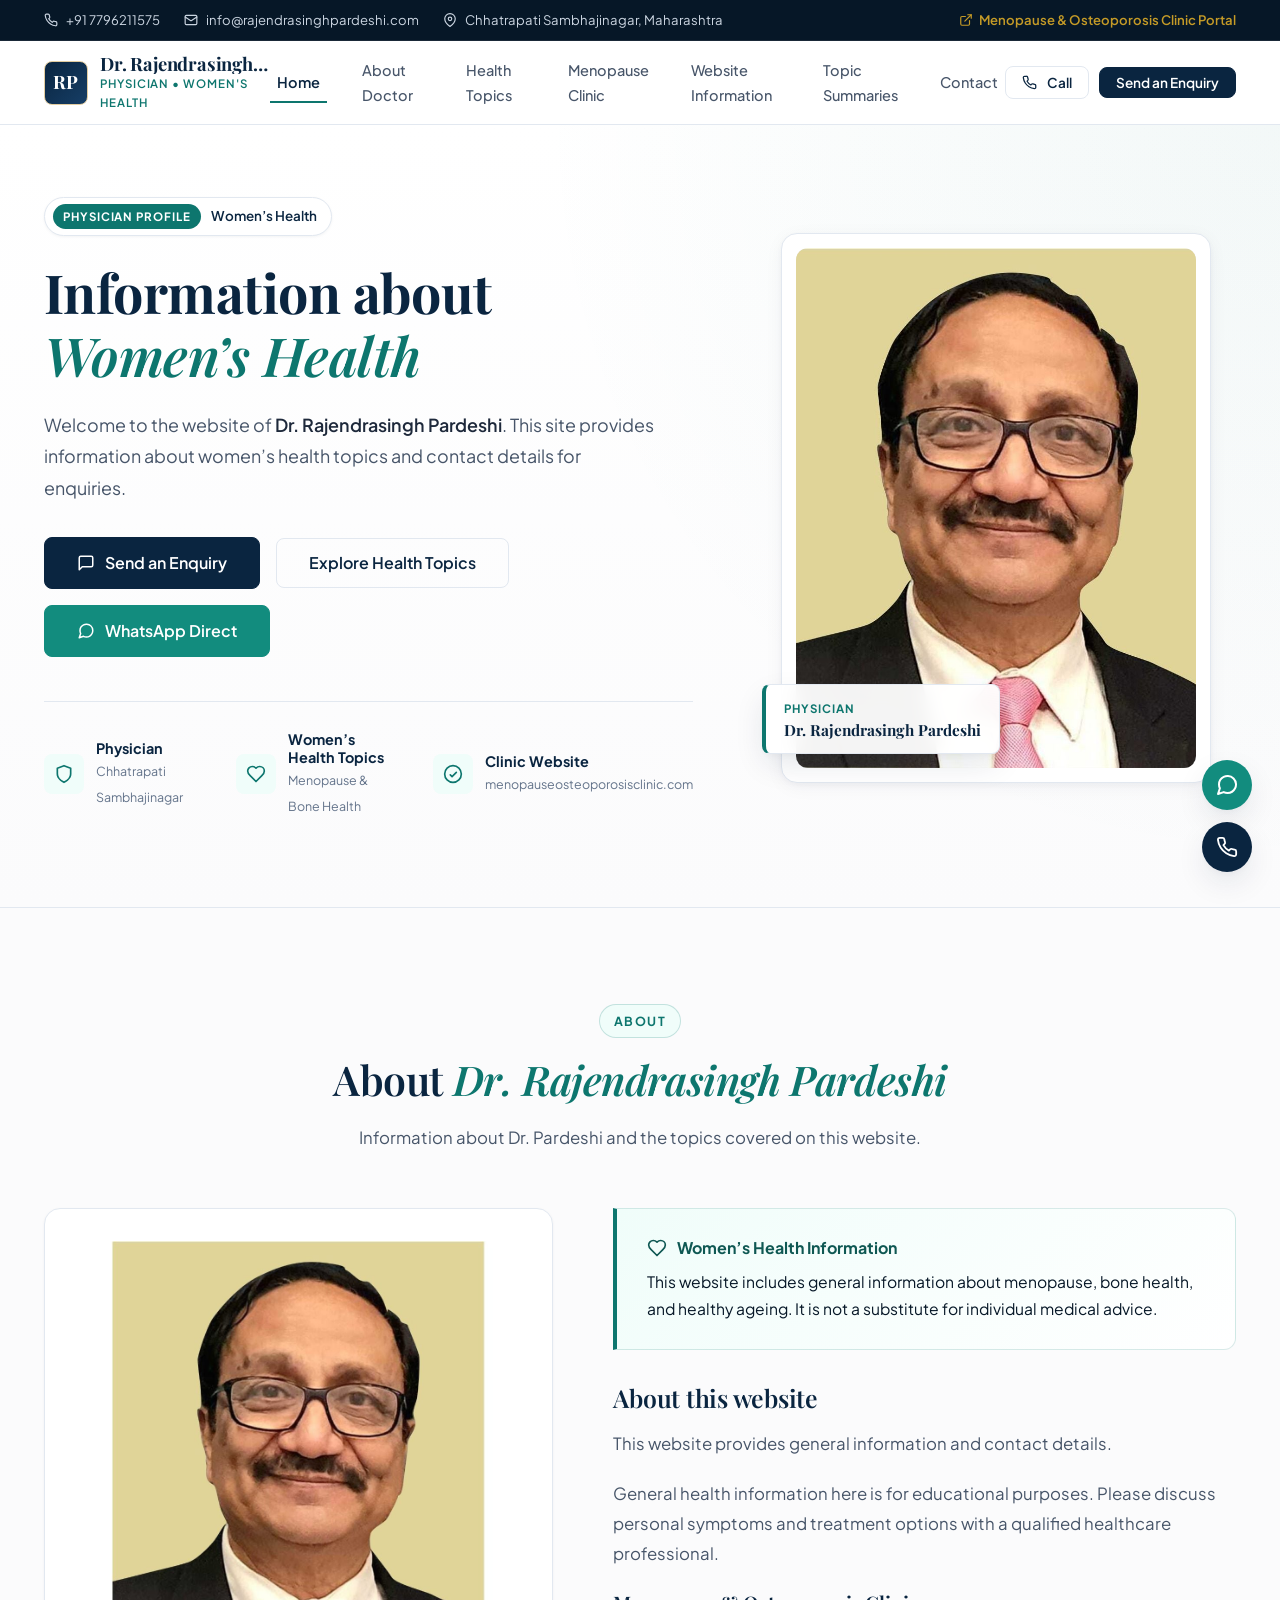
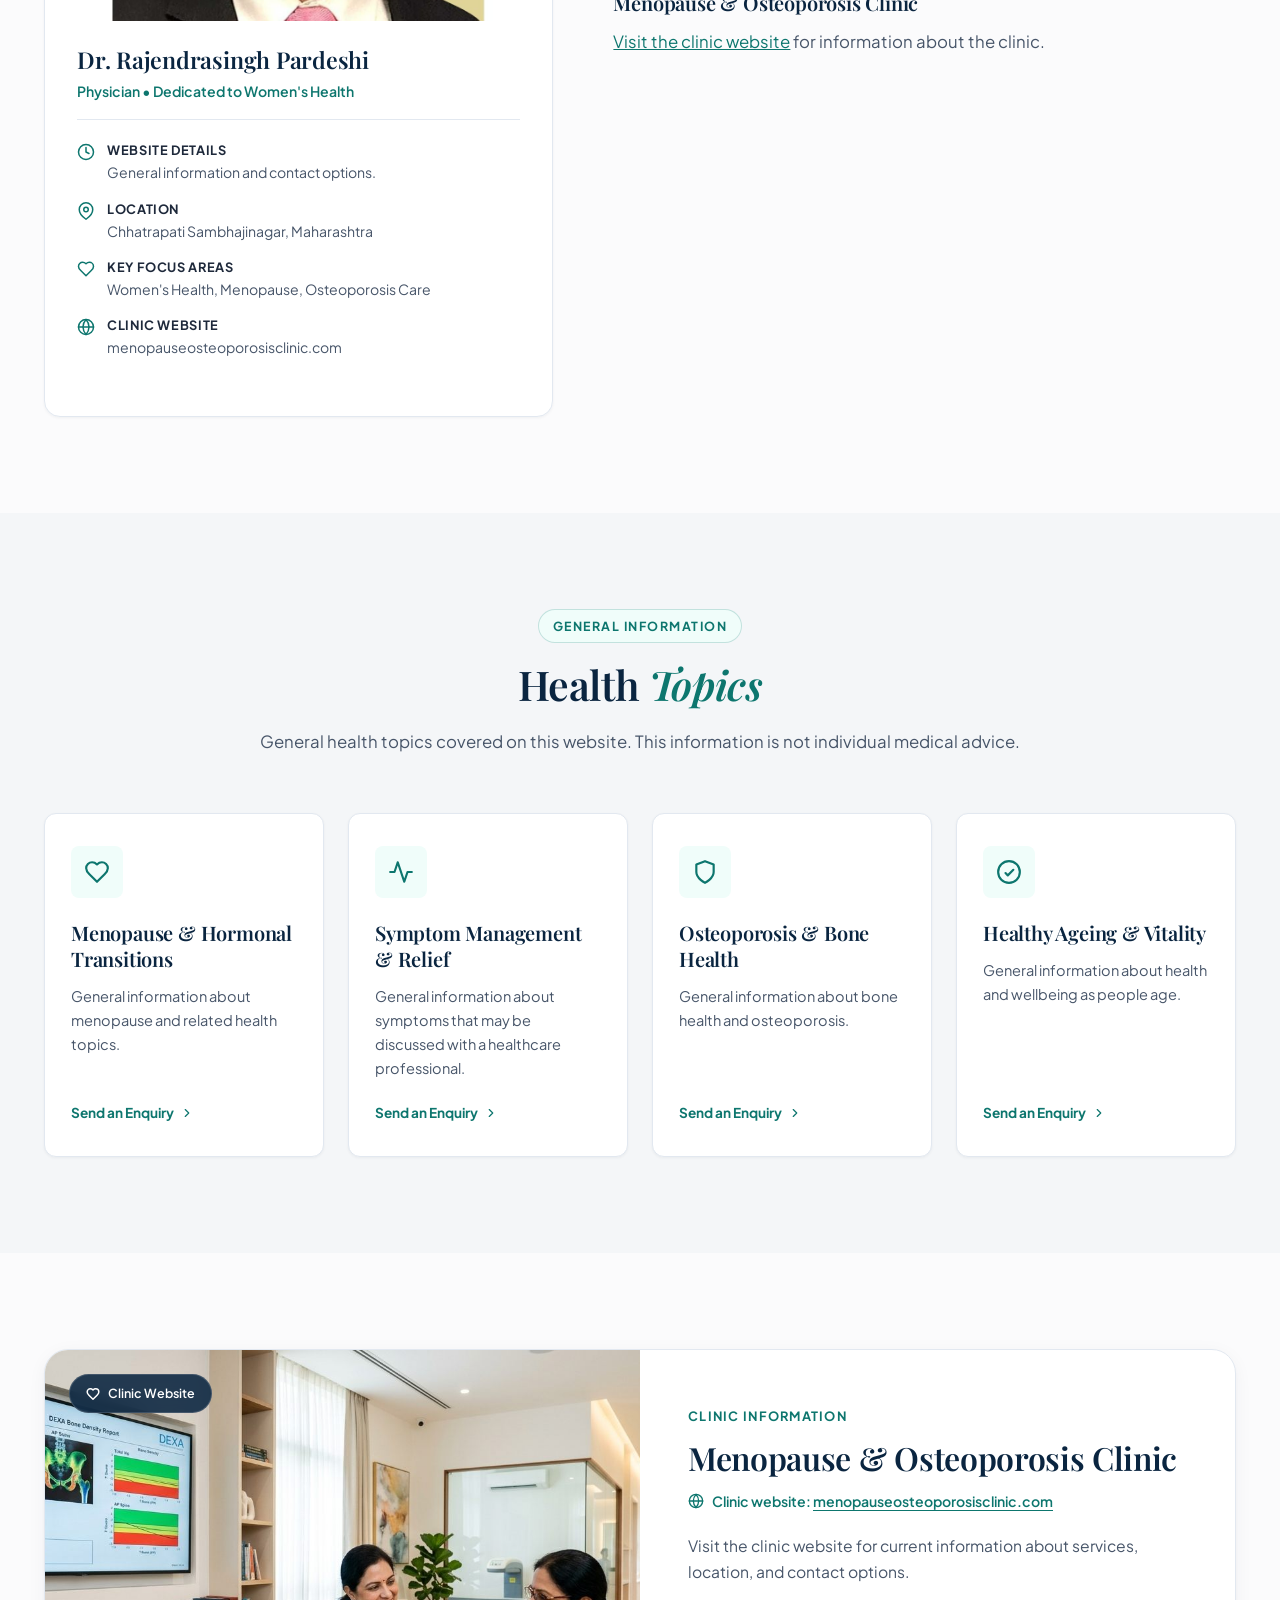
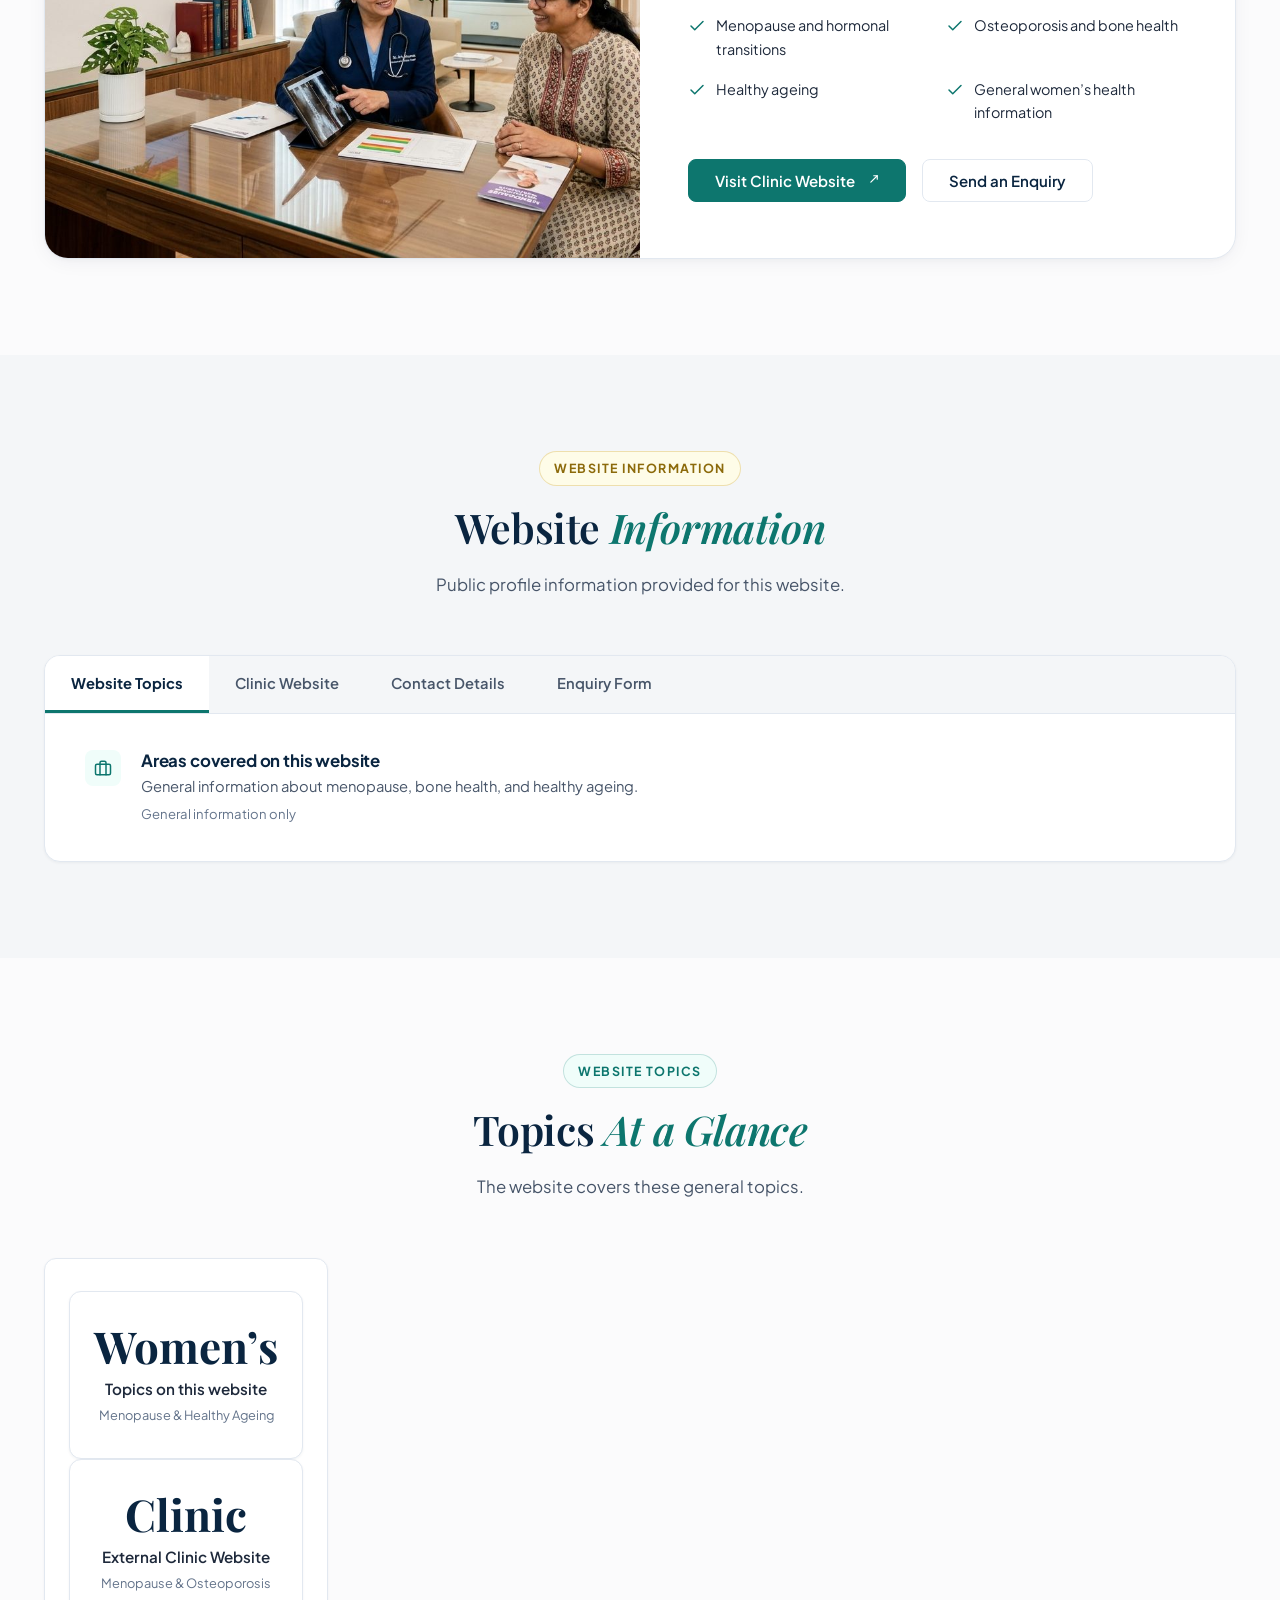
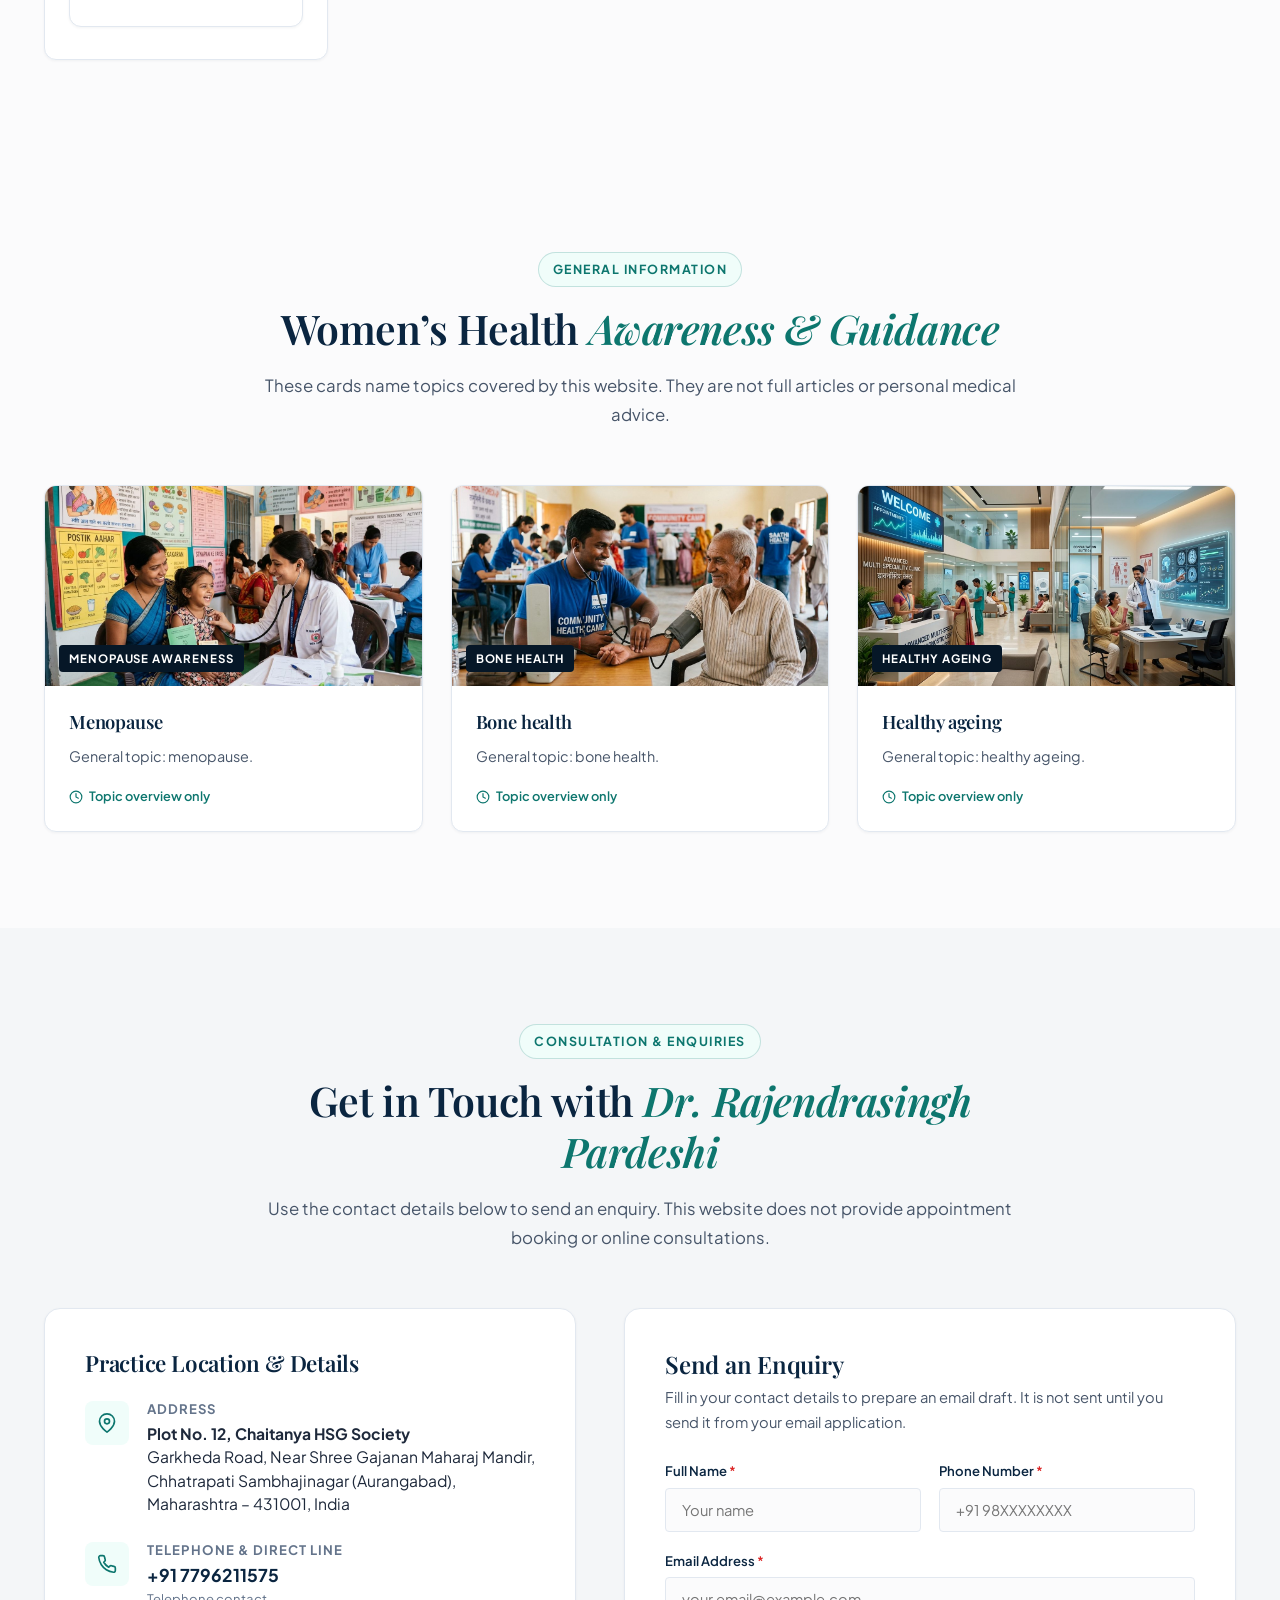
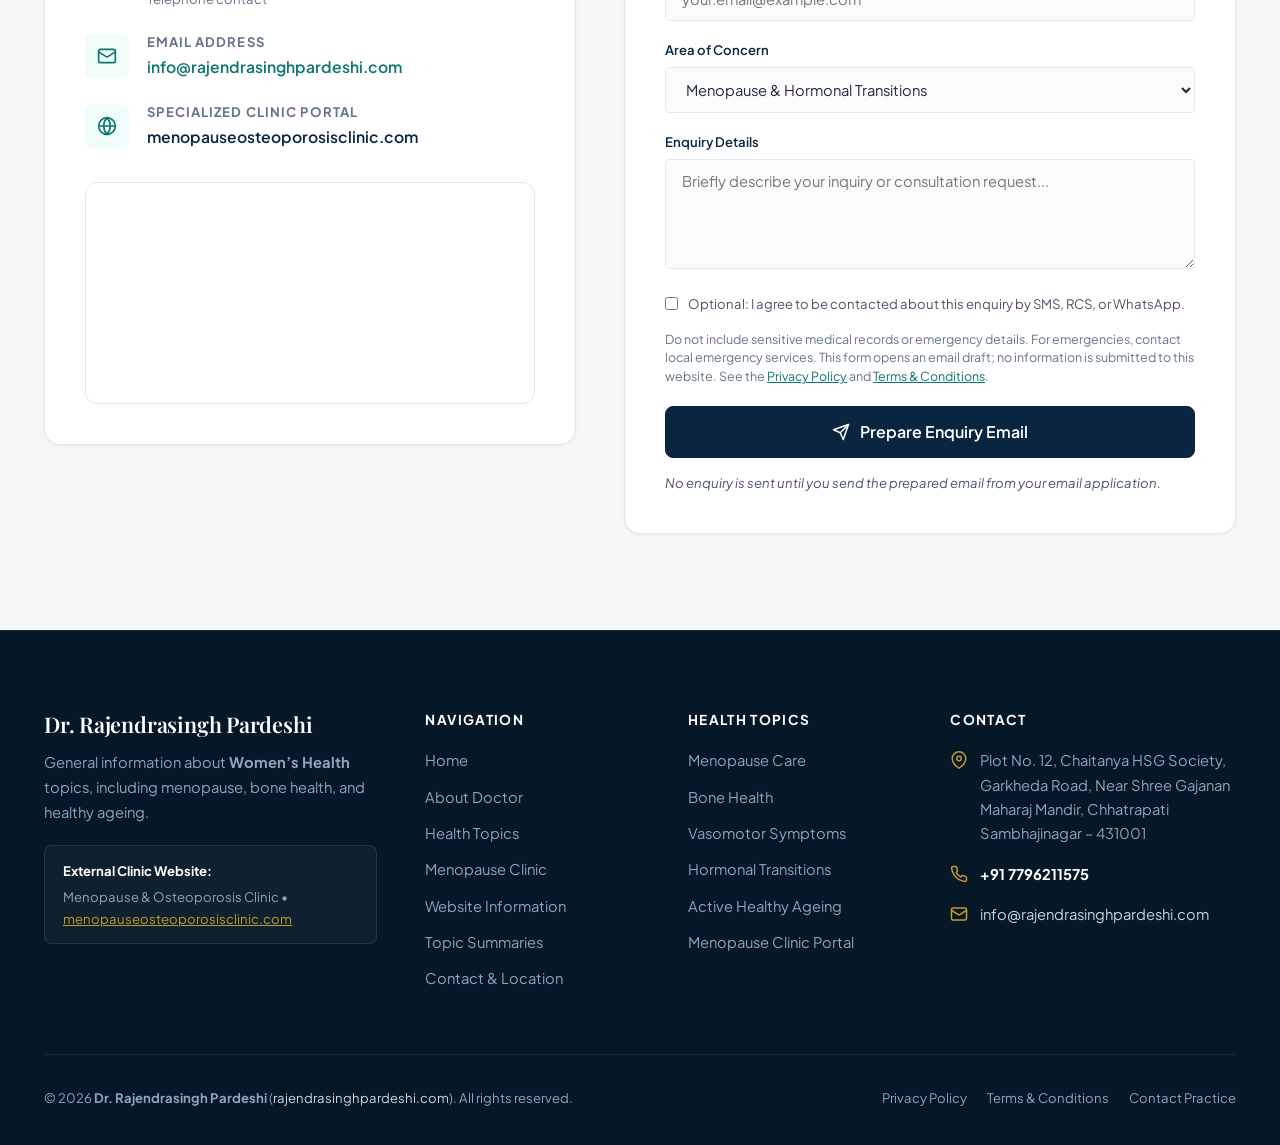
<file: index.html>
<!DOCTYPE html>
<html lang="en" class="no-js">

<head>
  <meta charset="UTF-8" />
  <meta name="viewport" content="width=device-width, initial-scale=1.0" />
  <script>document.documentElement.classList.remove('no-js');</script>
  <title>Dr. Rajendrasingh Pardeshi | Women&rsquo;s Health Information</title>

  <meta name="description"
    content="Website of Dr. Rajendrasingh Pardeshi with general information about menopause, bone health, healthy ageing, and contact details." />
  <meta name="author" content="Dr. Rajendrasingh Pardeshi" />
  <link rel="canonical" href="https://rajendrasinghpardeshi.com/" />

  <meta property="og:title" content="Dr. Rajendrasingh Pardeshi | Women&rsquo;s Health Information" />
  <meta property="og:description"
    content="General information and contact details for Dr. Rajendrasingh Pardeshi." />
  <meta property="og:type" content="website" />
  <meta property="og:url" content="https://rajendrasinghpardeshi.com/" />
  <meta property="og:image" content="https://rajendrasinghpardeshi.com/assets/images/rajendrasingh_pardeshi.jpg" />
  <meta property="og:image:alt" content="Portrait of Dr. Rajendrasingh Pardeshi" />

  <link rel="preconnect" href="https://fonts.googleapis.com" />
  <link rel="preconnect" href="https://fonts.gstatic.com" crossorigin />
    <link
    href="https://fonts.googleapis.com/css2?family=Playfair+Display:ital,wght@0,600;0,700;1,600&family=Plus+Jakarta+Sans:wght@400;500;600;700&display=swap"
    rel="stylesheet" />

  <link rel="stylesheet" href="assets/stylee/style.css?v=20261117-5" />

  <script type="application/ld+json">
  {
    "@context": "https://schema.org",
    "@type": "Person",
    "name": "Dr. Rajendrasingh Pardeshi",
    "url": "https://rajendrasinghpardeshi.com/",
    "image": "https://rajendrasinghpardeshi.com/assets/images/rajendrasingh_pardeshi.jpg",
    "telephone": "+91 7796211575",
    "email": "info@rajendrasinghpardeshi.com"
  }
  </script>
</head>

<body>
  <a href="#main-content" class="skip-link">Skip to main content</a>

  <div class="topbar">
    <div class="container topbar-inner">
      <div class="topbar-info">
        <div class="topbar-item">
          <svg width="14" height="14" viewBox="0 0 24 24" fill="none" stroke="currentColor" stroke-width="2" stroke-linecap="round" stroke-linejoin="round"><path d="M22 16.92v3a2 2 0 0 1-2.18 2 19.79 19.79 0 0 1-8.63-3.07 19.5 19.5 0 0 1-6-6 19.79 19.79 0 0 1-3.07-8.67A2 2 0 0 1 4.11 2h3a2 2 0 0 1 2 1.72c.127.96.362 1.903.7 2.81a2 2 0 0 1-.45 2.11L8.09 9.91a16 16 0 0 0 6 6l1.27-1.27a2 2 0 0 1 2.11-.45c.907.338 1.85.573 2.81.7A2 2 0 0 1 22 16.92z"/></svg>
          <a href="tel:+917796211575">+91 7796211575</a>
        </div>
        <div class="topbar-item">
          <svg width="14" height="14" viewBox="0 0 24 24" fill="none" stroke="currentColor" stroke-width="2" stroke-linecap="round" stroke-linejoin="round"><rect x="2" y="4" width="20" height="16" rx="2"/><path d="m22 7-8.97 5.7a1.94 1.94 0 0 1-2.06 0L2 7"/></svg>
          <a href="mailto:info@rajendrasinghpardeshi.com">info@rajendrasinghpardeshi.com</a>
        </div>
        <div class="topbar-item">
          <svg width="14" height="14" viewBox="0 0 24 24" fill="none" stroke="currentColor" stroke-width="2" stroke-linecap="round" stroke-linejoin="round"><path d="M21 10c0 7-9 13-9 13s-9-6-9-13a9 9 0 0 1 18 0z"/><circle cx="12" cy="10" r="3"/></svg>
          <span>Chhatrapati Sambhajinagar, Maharashtra</span>
        </div>
      </div>
      <div class="topbar-links">
        <a href="https://menopauseosteoporosisclinic.com" target="_blank" rel="noopener noreferrer" class="topbar-clinic-link">
          <svg width="14" height="14" viewBox="0 0 24 24" fill="none" stroke="currentColor" stroke-width="2" stroke-linecap="round" stroke-linejoin="round"><path d="M18 13v6a2 2 0 0 1-2 2H5a2 2 0 0 1-2-2V8a2 2 0 0 1 2-2h6"/><polyline points="15 3 21 3 21 9"/><line x1="10" y1="14" x2="21" y2="3"/></svg>
          Menopause &amp; Osteoporosis Clinic Portal
        </a>
      </div>
    </div>
  </div>

  <header class="main-header" id="mainHeader">
    <div class="container header-inner">
      <a href="#home" class="brand-block" aria-label="Dr. Rajendrasingh Pardeshi - Home">
        <div class="brand-emblem" aria-hidden="true">RP</div>
        <div class="brand-info">
          <span class="brand-name">Dr. Rajendrasingh Pardeshi</span>
          <span class="brand-subtitle">Physician &bull; Women's Health</span>
        </div>
      </a>

      <nav class="main-nav" id="mainNav" aria-label="Main Navigation">
        <a href="#home" class="nav-link active">Home</a>
        <a href="#about" class="nav-link">About Doctor</a>
        <a href="#focus" class="nav-link">Health Topics</a>
        <a href="#clinic" class="nav-link">Menopause Clinic</a>
        <a href="#credentials" class="nav-link">Website Information</a>
        <a href="#education" class="nav-link">Topic Summaries</a>
        <a href="#contact" class="nav-link">Contact</a>
      </nav>

      <div class="header-cta-group">
        <a href="tel:+917796211575" class="btn btn-outline btn-sm">
          <svg width="15" height="15" viewBox="0 0 24 24" fill="none" stroke="currentColor" stroke-width="2" stroke-linecap="round" stroke-linejoin="round"><path d="M22 16.92v3a2 2 0 0 1-2.18 2 19.79 19.79 0 0 1-8.63-3.07 19.5 19.5 0 0 1-6-6 19.79 19.79 0 0 1-3.07-8.67A2 2 0 0 1 4.11 2h3a2 2 0 0 1 2 1.72c.127.96.362 1.903.7 2.81a2 2 0 0 1-.45 2.11L8.09 9.91a16 16 0 0 0 6 6l1.27-1.27a2 2 0 0 1 2.11-.45c.907.338 1.85.573 2.81.7A2 2 0 0 1 22 16.92z"/></svg>
          Call
        </a>
        <a href="#contact" class="btn btn-primary btn-sm">
          Send an Enquiry
        </a>
        <button class="mobile-menu-btn" id="mobileMenuToggle" type="button" aria-label="Open menu" aria-controls="mainNav" aria-expanded="false">
          <svg width="24" height="24" viewBox="0 0 24 24" fill="none" stroke="currentColor" stroke-width="2" stroke-linecap="round"><line x1="3" y1="6" x2="21" y2="6"/><line x1="3" y1="12" x2="21" y2="12"/><line x1="3" y1="18" x2="21" y2="18"/></svg>
        </button>
      </div>
    </div>
  </header>

  <main id="main-content">
    <section class="hero-section" id="home">
      <div class="container">
        <div class="hero-grid">
          <div class="hero-copy-wrapper reveal-left">
            <div class="hero-eyebrow-pill">
              <span class="hero-pill-badge">Physician Profile</span>
              <span class="hero-pill-text">Women&rsquo;s Health</span>
            </div>

            <h1 class="hero-headline">
              Information about <span>Women&rsquo;s Health</span>
            </h1>

            <p class="hero-summary">
              Welcome to the website of <strong>Dr. Rajendrasingh Pardeshi</strong>. This site provides information about women&rsquo;s health topics and contact details for enquiries.
            </p>

            <div class="hero-cta-row">
              <a href="#contact" class="btn btn-primary btn-lg">
                <svg width="18" height="18" viewBox="0 0 24 24" fill="none" stroke="currentColor" stroke-width="2" stroke-linecap="round" stroke-linejoin="round"><path d="M21 15a2 2 0 0 1-2 2H7l-4 4V5a2 2 0 0 1 2-2h14a2 2 0 0 1 2 2z"/></svg>
                Send an Enquiry
              </a>
              <a href="#focus" class="btn btn-outline btn-lg">
                Explore Health Topics
              </a>
              <a href="https://wa.me/917796211575?text=Hello%20Dr.%20Rajendrasingh%20Pardeshi%20-%20I%20would%20like%20to%20inquire%20regarding%20a%20consultation"
                target="_blank" rel="noopener noreferrer" class="btn btn-whatsapp btn-lg" aria-label="Contact Dr. Pardeshi on WhatsApp">
                <svg width="18" height="18" viewBox="0 0 24 24" fill="none" stroke="currentColor" stroke-width="2" stroke-linecap="round" stroke-linejoin="round"><path d="M21 11.5a8.38 8.38 0 0 1-.9 3.8 8.5 8.5 0 0 1-7.6 4.7 8.38 8.38 0 0 1-3.8-.9L3 21l1.9-5.7a8.38 8.38 0 0 1-.9-3.8 8.5 8.5 0 0 1 4.7-7.6 8.38 8.38 0 0 1 3.8-.9h.5a8.48 8.48 0 0 1 8 8v.5z"/></svg>
                WhatsApp Direct
              </a>
            </div>

            <div class="hero-credibility-strip">
              <div class="hero-cred-item">
                <div class="hero-cred-icon">
                  <svg width="20" height="20" viewBox="0 0 24 24" fill="none" stroke="currentColor" stroke-width="2" stroke-linecap="round" stroke-linejoin="round"><path d="M12 22s8-4 8-10V5l-8-3-8 3v7c0 6 8 10 8 10z"/></svg>
                </div>
                <div class="hero-cred-text">
                  <strong>Physician</strong>
                  <span>Chhatrapati Sambhajinagar</span>
                </div>
              </div>

              <div class="hero-cred-item">
                <div class="hero-cred-icon">
                  <svg width="20" height="20" viewBox="0 0 24 24" fill="none" stroke="currentColor" stroke-width="2" stroke-linecap="round" stroke-linejoin="round"><path d="M19 14c1.49-1.46 3-3.21 3-5.5A5.5 5.5 0 0 0 16.5 3c-1.76 0-3 .5-4.5 2-1.5-1.5-2.74-2-4.5-2A5.5 5.5 0 0 0 2 8.5c0 2.3 1.5 4.05 3 5.5l7 7Z"/></svg>
                </div>
                <div class="hero-cred-text">
                  <strong>Women&rsquo;s Health Topics</strong>
                  <span>Menopause &amp; Bone Health</span>
                </div>
              </div>

              <div class="hero-cred-item">
                <div class="hero-cred-icon">
                  <svg width="20" height="20" viewBox="0 0 24 24" fill="none" stroke="currentColor" stroke-width="2" stroke-linecap="round" stroke-linejoin="round"><circle cx="12" cy="12" r="10"/><path d="m16 10-5.12 5.12-2.12-2.12"/></svg>
                </div>
                <div class="hero-cred-text">
                  <strong>Clinic Website</strong>
                  <span>menopauseosteoporosisclinic.com</span>
                </div>
              </div>
            </div>
          </div>

          <div class="hero-media-wrapper reveal-right">
            <div class="hero-portrait-frame">
              <div class="hero-image-box">
                <img src="assets/images/rajendrasingh_pardeshi.jpg"
                  alt="Portrait of Dr. Rajendrasingh Pardeshi"
                  loading="eager" fetchpriority="high" width="1024" height="1024" />
              </div>
              <div class="hero-portrait-badge">
                <div class="badge-caption">Physician</div>
                <div class="badge-title">Dr. Rajendrasingh Pardeshi</div>
              </div>
            </div>
          </div>
        </div>
      </div>
    </section>

    <section class="section" id="about">
      <div class="container">
        <div class="section-header reveal">
          <span class="eyebrow-tag">About</span>
          <h2 class="section-title">About <span>Dr. Rajendrasingh Pardeshi</span></h2>
          <p class="section-desc">
            Information about Dr. Pardeshi and the topics covered on this website.
          </p>
        </div>

        <div class="doctor-editorial-grid">
          <div class="editorial-sidebar-card reveal-left">
            <div class="sidebar-doctor-portrait">
              <img src="assets/images/rajendrasingh_pardeshi.jpg"
                alt="Portrait of Dr. Rajendrasingh Pardeshi" loading="lazy" width="1024" height="1024" />
            </div>
            <h3 class="sidebar-doctor-name">Dr. Rajendrasingh Pardeshi</h3>
            <p class="sidebar-doctor-spec">Physician &bull; Dedicated to Women's Health</p>

            <div class="sidebar-meta-list">
              <div class="sidebar-meta-item">
                <svg width="18" height="18" viewBox="0 0 24 24" fill="none" stroke="currentColor" stroke-width="2" stroke-linecap="round" stroke-linejoin="round"><circle cx="12" cy="12" r="10"/><polyline points="12 6 12 12 16 14"/></svg>
                <div>
                  <strong>Website details</strong>
                  <span>General information and contact options.</span>
                </div>
              </div>

              <div class="sidebar-meta-item">
                <svg width="18" height="18" viewBox="0 0 24 24" fill="none" stroke="currentColor" stroke-width="2" stroke-linecap="round" stroke-linejoin="round"><path d="M21 10c0 7-9 13-9 13s-9-6-9-13a9 9 0 0 1 18 0z"/><circle cx="12" cy="10" r="3"/></svg>
                <div>
                  <strong>Location</strong>
                  <span>Chhatrapati Sambhajinagar, Maharashtra</span>
                </div>
              </div>

              <div class="sidebar-meta-item">
                <svg width="18" height="18" viewBox="0 0 24 24" fill="none" stroke="currentColor" stroke-width="2" stroke-linecap="round" stroke-linejoin="round"><path d="M19 14c1.49-1.46 3-3.21 3-5.5A5.5 5.5 0 0 0 16.5 3c-1.76 0-3 .5-4.5 2-1.5-1.5-2.74-2-4.5-2A5.5 5.5 0 0 0 2 8.5c0 2.3 1.5 4.05 3 5.5l7 7Z"/></svg>
                <div>
                  <strong>Key Focus Areas</strong>
                  <span>Women's Health, Menopause, Osteoporosis Care</span>
                </div>
              </div>

              <div class="sidebar-meta-item">
                <svg width="18" height="18" viewBox="0 0 24 24" fill="none" stroke="currentColor" stroke-width="2" stroke-linecap="round" stroke-linejoin="round"><circle cx="12" cy="12" r="10"/><line x1="2" y1="12" x2="22" y2="12"/><path d="M12 2a15.3 15.3 0 0 1 4 10 15.3 15.3 0 0 1-4 10 15.3 15.3 0 0 1-4-10 15.3 15.3 0 0 1 4-10z"/></svg>
                <div>
                  <strong>Clinic Website</strong>
                  <span>menopauseosteoporosisclinic.com</span>
                </div>
              </div>
            </div>

          </div>

          <div class="editorial-main-content reveal-right">
            <div class="editorial-callout-box">
              <div class="editorial-callout-title">
                <svg width="20" height="20" viewBox="0 0 24 24" fill="none" stroke="currentColor" stroke-width="2" stroke-linecap="round" stroke-linejoin="round"><path d="M19 14c1.49-1.46 3-3.21 3-5.5A5.5 5.5 0 0 0 16.5 3c-1.76 0-3 .5-4.5 2-1.5-1.5-2.74-2-4.5-2A5.5 5.5 0 0 0 2 8.5c0 2.3 1.5 4.05 3 5.5l7 7Z"/></svg>
                Women&rsquo;s Health Information
              </div>
              <p class="editorial-callout-text">
                This website includes general information about menopause, bone health, and healthy ageing. It is not a substitute for individual medical advice.
              </p>
            </div>

            <div class="editorial-narrative">
              <h3 style="font-size: 1.55rem; color: var(--color-primary); margin-bottom: 16px;">
                About this website
              </h3>
              <p>
                This website provides general information and contact details.
              </p>
              <p>
                General health information here is for educational purposes. Please discuss personal symptoms and treatment options with a qualified healthcare professional.
              </p>

              <h4 style="font-size: 1.25rem; color: var(--color-primary); margin-bottom: 12px;">
                Menopause &amp; Osteoporosis Clinic
              </h4>
              <p>
                <a href="https://menopauseosteoporosisclinic.com" target="_blank" rel="noopener noreferrer" style="color: var(--color-secondary); text-decoration: underline;">Visit the clinic website</a> for information about the clinic.
              </p>
            </div>
          </div>
        </div>
      </div>
    </section>

    <section class="section section-alt" id="focus">
      <div class="container">
        <div class="section-header reveal">
          <span class="eyebrow-tag">General Information</span>
          <h2 class="section-title">Health <span>Topics</span></h2>
          <p class="section-desc">
            General health topics covered on this website. This information is not individual medical advice.
          </p>
        </div>

        <div class="focus-cards-grid stagger-children">
          <div class="focus-card">
            <div class="focus-card-icon" aria-hidden="true">
              <svg width="26" height="26" viewBox="0 0 24 24" fill="none" stroke="currentColor" stroke-width="2" stroke-linecap="round" stroke-linejoin="round"><path d="M19 14c1.49-1.46 3-3.21 3-5.5A5.5 5.5 0 0 0 16.5 3c-1.76 0-3 .5-4.5 2-1.5-1.5-2.74-2-4.5-2A5.5 5.5 0 0 0 2 8.5c0 2.3 1.5 4.05 3 5.5l7 7Z"/></svg>
            </div>
            <h3 class="focus-card-title">Menopause &amp; Hormonal Transitions</h3>
            <p class="focus-card-desc">
              General information about menopause and related health topics.
            </p>
            <a href="#contact" class="focus-card-link">
              Send an Enquiry
              <svg width="14" height="14" viewBox="0 0 24 24" fill="none" stroke="currentColor" stroke-width="2" stroke-linecap="round" stroke-linejoin="round"><polyline points="9 18 15 12 9 6"/></svg>
            </a>
          </div>

          <div class="focus-card">
            <div class="focus-card-icon" aria-hidden="true">
              <svg width="26" height="26" viewBox="0 0 24 24" fill="none" stroke="currentColor" stroke-width="2" stroke-linecap="round" stroke-linejoin="round"><path d="M22 12h-4l-3 9L9 3l-3 9H2"/></svg>
            </div>
            <h3 class="focus-card-title">Symptom Management &amp; Relief</h3>
            <p class="focus-card-desc">
              General information about symptoms that may be discussed with a healthcare professional.
            </p>
            <a href="#contact" class="focus-card-link">
              Send an Enquiry
              <svg width="14" height="14" viewBox="0 0 24 24" fill="none" stroke="currentColor" stroke-width="2" stroke-linecap="round" stroke-linejoin="round"><polyline points="9 18 15 12 9 6"/></svg>
            </a>
          </div>

          <div class="focus-card">
            <div class="focus-card-icon" aria-hidden="true">
              <svg width="26" height="26" viewBox="0 0 24 24" fill="none" stroke="currentColor" stroke-width="2" stroke-linecap="round" stroke-linejoin="round"><path d="M12 22s8-4 8-10V5l-8-3-8 3v7c0 6 8 10 8 10z"/></svg>
            </div>
            <h3 class="focus-card-title">Osteoporosis &amp; Bone Health</h3>
            <p class="focus-card-desc">
              General information about bone health and osteoporosis.
            </p>
            <a href="#contact" class="focus-card-link">
              Send an Enquiry
              <svg width="14" height="14" viewBox="0 0 24 24" fill="none" stroke="currentColor" stroke-width="2" stroke-linecap="round" stroke-linejoin="round"><polyline points="9 18 15 12 9 6"/></svg>
            </a>
          </div>

          <div class="focus-card">
            <div class="focus-card-icon" aria-hidden="true">
              <svg width="26" height="26" viewBox="0 0 24 24" fill="none" stroke="currentColor" stroke-width="2" stroke-linecap="round" stroke-linejoin="round"><circle cx="12" cy="12" r="10"/><path d="m16 10-5.12 5.12-2.12-2.12"/></svg>
            </div>
            <h3 class="focus-card-title">Healthy Ageing &amp; Vitality</h3>
            <p class="focus-card-desc">
              General information about health and wellbeing as people age.
            </p>
            <a href="#contact" class="focus-card-link">
              Send an Enquiry
              <svg width="14" height="14" viewBox="0 0 24 24" fill="none" stroke="currentColor" stroke-width="2" stroke-linecap="round" stroke-linejoin="round"><polyline points="9 18 15 12 9 6"/></svg>
            </a>
          </div>
        </div>
      </div>
    </section>

    <section class="section" id="clinic">
      <div class="container">
        <div class="clinic-spotlight-card reveal">
          <div class="clinic-spotlight-grid">
            <div class="clinic-media-pane">
              <img src="assets/images/menopause_clinic.jpg"
                alt="Interior shown on the Menopause &amp; Osteoporosis Clinic website" loading="lazy" width="1376" height="768" />
              <div class="clinic-overlay-badge">
                <svg width="14" height="14" viewBox="0 0 24 24" fill="none" stroke="currentColor" stroke-width="2.5" stroke-linecap="round" stroke-linejoin="round"><path d="M19 14c1.49-1.46 3-3.21 3-5.5A5.5 5.5 0 0 0 16.5 3c-1.76 0-3 .5-4.5 2-1.5-1.5-2.74-2-4.5-2A5.5 5.5 0 0 0 2 8.5c0 2.3 1.5 4.05 3 5.5l7 7Z"/></svg>
                Clinic Website
              </div>
            </div>

            <div class="clinic-details-pane">
              <div class="clinic-eyebrow">Clinic Information</div>
              <h2 class="clinic-title">Menopause &amp; Osteoporosis Clinic</h2>
              
              <div class="clinic-portal-pill">
                <svg width="16" height="16" viewBox="0 0 24 24" fill="none" stroke="currentColor" stroke-width="2" stroke-linecap="round" stroke-linejoin="round"><circle cx="12" cy="12" r="10"/><line x1="2" y1="12" x2="22" y2="12"/><path d="M12 2a15.3 15.3 0 0 1 4 10 15.3 15.3 0 0 1-4 10 15.3 15.3 0 0 1-4-10 15.3 15.3 0 0 1 4-10z"/></svg>
                <span>Clinic website: <a href="https://menopauseosteoporosisclinic.com" target="_blank" rel="noopener noreferrer">menopauseosteoporosisclinic.com</a></span>
              </div>

              <p class="clinic-intro-text">
                Visit the clinic website for current information about services, location, and contact options.
              </p>

              <div class="clinic-pillars-list">
                <div class="pillar-item">
                  <svg width="18" height="18" viewBox="0 0 24 24" fill="none" stroke="currentColor" stroke-width="2" stroke-linecap="round" stroke-linejoin="round"><polyline points="20 6 9 17 4 12"/></svg>
                  <span>Menopause and hormonal transitions</span>
                </div>
                <div class="pillar-item">
                  <svg width="18" height="18" viewBox="0 0 24 24" fill="none" stroke="currentColor" stroke-width="2" stroke-linecap="round" stroke-linejoin="round"><polyline points="20 6 9 17 4 12"/></svg>
                  <span>Osteoporosis and bone health</span>
                </div>
                <div class="pillar-item">
                  <svg width="18" height="18" viewBox="0 0 24 24" fill="none" stroke="currentColor" stroke-width="2" stroke-linecap="round" stroke-linejoin="round"><polyline points="20 6 9 17 4 12"/></svg>
                  <span>Healthy ageing</span>
                </div>
                <div class="pillar-item">
                  <svg width="18" height="18" viewBox="0 0 24 24" fill="none" stroke="currentColor" stroke-width="2" stroke-linecap="round" stroke-linejoin="round"><polyline points="20 6 9 17 4 12"/></svg>
                  <span>General women&rsquo;s health information</span>
                </div>
              </div>

              <div class="clinic-actions-row">
                <a href="https://menopauseosteoporosisclinic.com" target="_blank" rel="noopener noreferrer" class="btn btn-secondary">
                  Visit Clinic Website
                  <svg width="14" height="14" viewBox="0 0 24 24" fill="none" stroke="currentColor" stroke-width="2" stroke-linecap="round" stroke-linejoin="round"><polyline points="15 3 21 3 21 9"/><line x1="10" y1="14" x2="21" y2="3"/></svg>
                </a>
                <a href="#contact" class="btn btn-outline">
                  Send an Enquiry
                </a>
              </div>
            </div>
          </div>
        </div>
      </div>
    </section>

    <section class="section section-alt" id="credentials">
      <div class="container">
        <div class="section-header reveal">
          <span class="eyebrow-tag gold">Website Information</span>
          <h2 class="section-title">Website <span>Information</span></h2>
          <p class="section-desc">
            Public profile information provided for this website.
          </p>
        </div>

        <div class="credentials-tabs-wrap reveal">
          <div class="credentials-tab-nav" role="tablist" aria-label="Website information">
            <button class="credential-tab-btn active" type="button" data-tab="topics" role="tab" aria-selected="true" aria-controls="tab-topics" tabindex="0" id="tab-btn-topics">
              Website Topics
            </button>
            <button class="credential-tab-btn" type="button" data-tab="clinic" role="tab" aria-selected="false" aria-controls="tab-clinic" tabindex="-1" id="tab-btn-clinic">
              Clinic Website
            </button>
            <button class="credential-tab-btn" type="button" data-tab="contact" role="tab" aria-selected="false" aria-controls="tab-contact" tabindex="-1" id="tab-btn-contact">
              Contact Details
            </button>
            <button class="credential-tab-btn" type="button" data-tab="form" role="tab" aria-selected="false" aria-controls="tab-form" tabindex="-1" id="tab-btn-form">
              Enquiry Form
            </button>
          </div>

          <div class="credentials-tab-body">
            <div class="tab-pane active" id="tab-topics" role="tabpanel" aria-labelledby="tab-btn-topics" tabindex="0">
              <div class="credentials-list">
                <div class="credential-item">
                  <div class="credential-bullet" aria-hidden="true">
                    <svg width="18" height="18" viewBox="0 0 24 24" fill="none" stroke="currentColor" stroke-width="2" stroke-linecap="round" stroke-linejoin="round"><rect x="2" y="7" width="20" height="14" rx="2" ry="2"/><path d="M16 21V5a2 2 0 0 0-2-2h-4a2 2 0 0 0-2 2v16"/></svg>
                  </div>
                  <div class="credential-item-content">
              <h4>Areas covered on this website</h4>
                    <p>General information about menopause, bone health, and healthy ageing.</p>
                    <div class="credential-meta-sub">General information only</div>
                  </div>
                </div>

              </div>
            </div>

            <div class="tab-pane" id="tab-clinic" role="tabpanel" aria-labelledby="tab-btn-clinic" tabindex="0" hidden>
              <div class="credentials-list">
                <div class="credential-item">
                  <div class="credential-bullet" aria-hidden="true">
                    <svg width="18" height="18" viewBox="0 0 24 24" fill="none" stroke="currentColor" stroke-width="2" stroke-linecap="round" stroke-linejoin="round"><path d="M22 10v6M2 10l10-5 10 5-10 5z"/><path d="M6 12v5c3 3 9 3 12 0v-5"/></svg>
                  </div>
                  <div class="credential-item-content">
                    <h4>Menopause &amp; Osteoporosis Clinic</h4>
                    <p>Visit the clinic website for its current information.</p>
                    <div class="credential-meta-sub"><a href="https://menopauseosteoporosisclinic.com" target="_blank" rel="noopener noreferrer">menopauseosteoporosisclinic.com</a></div>
                  </div>
                </div>
              </div>
            </div>

            <div class="tab-pane" id="tab-contact" role="tabpanel" aria-labelledby="tab-btn-contact" tabindex="0" hidden>
              <div class="credentials-list">
                <div class="credential-item">
                  <div class="credential-bullet" aria-hidden="true">
                    <svg width="18" height="18" viewBox="0 0 24 24" fill="none" stroke="currentColor" stroke-width="2" stroke-linecap="round" stroke-linejoin="round"><path d="M12 22s8-4 8-10V5l-8-3-8 3v7c0 6 8 10 8 10z"/></svg>
                  </div>
                  <div class="credential-item-content">
                    <h4>Telephone and email</h4>
                    <p><a href="tel:+917796211575">+91 7796211575</a><br /><a href="mailto:info@rajendrasinghpardeshi.com">info@rajendrasinghpardeshi.com</a></p>
                  </div>
                </div>
              </div>
            </div>

            <div class="tab-pane" id="tab-form" role="tabpanel" aria-labelledby="tab-btn-form" tabindex="0" hidden>
              <div class="credentials-list">
                <div class="credential-item">
                  <div class="credential-bullet" aria-hidden="true">
                    <svg width="18" height="18" viewBox="0 0 24 24" fill="none" stroke="currentColor" stroke-width="2" stroke-linecap="round" stroke-linejoin="round"><path d="M17 21v-2a4 4 0 0 0-4-4H5a4 4 0 0 0-4 4v2"/><circle cx="9" cy="7" r="4"/><path d="M23 21v-2a4 4 0 0 0-3-3.87"/><path d="M16 3.13a4 4 0 0 1 0 7.75"/></svg>
                  </div>
                  <div class="credential-item-content">
                    <h4>Enquiry form</h4>
                    <p>The form prepares an email draft in your email application. You must review and send that email yourself.</p>
                    <div class="credential-meta-sub"><a href="#contact">Go to the enquiry form</a></div>
                  </div>
                </div>
              </div>
            </div>
          </div>
        </div>
      </div>
    </section>

    <section class="section">
      <div class="container">
        <div class="section-header reveal">
          <span class="eyebrow-tag">Website Topics</span>
          <h2 class="section-title">Topics <span>At a Glance</span></h2>
          <p class="section-desc">
            The website covers these general topics.
          </p>
        </div>

        <div class="overview-metrics-strip stagger-children">
          <div class="metric-card">
          <div class="metric-card">
            <div class="metric-value">Women&rsquo;s</div>
            <div class="metric-title">Topics on this website</div>
            <div class="metric-sub">Menopause &amp; Healthy Ageing</div>
          </div>

          <div class="metric-card">
            <div class="metric-value">Clinic</div>
            <div class="metric-title">External Clinic Website</div>
            <div class="metric-sub">Menopause &amp; Osteoporosis</div>
          </div>

        </div>
      </div>
    </section>

    <section class="section" id="education">
      <div class="container">
        <div class="section-header reveal">
          <span class="eyebrow-tag">General Information</span>
          <h2 class="section-title">Women&rsquo;s Health <span>Awareness &amp; Guidance</span></h2>
          <p class="section-desc">
            These cards name topics covered by this website. They are not full articles or personal medical advice.
          </p>
        </div>

        <div class="education-cards-grid stagger-children">
          <article class="education-card">
            <div class="education-media">
              <img src="assets/images/women_child.jpg" alt="Women&rsquo;s health information" loading="lazy" width="1200" height="896" />
              <span class="education-category-badge">Menopause Awareness</span>
            </div>
            <div class="education-body">
              <h3 class="education-title">Menopause</h3>
              <p class="education-snippet">
                General topic: menopause.
              </p>
              <div class="education-footer-note">
                <svg width="14" height="14" viewBox="0 0 24 24" fill="none" stroke="currentColor" stroke-width="2" stroke-linecap="round" stroke-linejoin="round"><circle cx="12" cy="12" r="10"/><polyline points="12 6 12 12 16 14"/></svg>
                <span>Topic overview only</span>
              </div>
            </div>
          </article>

          <article class="education-card">
            <div class="education-media">
              <img src="assets/images/elderly_care.jpg" alt="Older adult health information" loading="lazy" width="1200" height="896" />
              <span class="education-category-badge">Bone Health</span>
            </div>
            <div class="education-body">
              <h3 class="education-title">Bone health</h3>
              <p class="education-snippet">
                General topic: bone health.
              </p>
              <div class="education-footer-note">
                <svg width="14" height="14" viewBox="0 0 24 24" fill="none" stroke="currentColor" stroke-width="2" stroke-linecap="round" stroke-linejoin="round"><circle cx="12" cy="12" r="10"/><polyline points="12 6 12 12 16 14"/></svg>
                <span>Topic overview only</span>
              </div>
            </div>
          </article>

          <article class="education-card">
            <div class="education-media">
              <img src="assets/images/clinic_facility.jpg" alt="Clinic interior" loading="lazy" width="1376" height="768" />
              <span class="education-category-badge">Healthy Ageing</span>
            </div>
            <div class="education-body">
              <h3 class="education-title">Healthy ageing</h3>
              <p class="education-snippet">
                General topic: healthy ageing.
              </p>
              <div class="education-footer-note">
                <svg width="14" height="14" viewBox="0 0 24 24" fill="none" stroke="currentColor" stroke-width="2" stroke-linecap="round" stroke-linejoin="round"><circle cx="12" cy="12" r="10"/><polyline points="12 6 12 12 16 14"/></svg>
                <span>Topic overview only</span>
              </div>
            </div>
          </article>
        </div>
      </div>
    </section>

    <section class="section section-alt" id="contact">
      <div class="container">
        <div class="section-header reveal">
          <span class="eyebrow-tag">Consultation &amp; Enquiries</span>
          <h2 class="section-title">Get in Touch with <span>Dr. Rajendrasingh Pardeshi</span></h2>
          <p class="section-desc">
              Use the contact details below to send an enquiry. This website does not provide appointment booking or online consultations.
          </p>
        </div>

        <div class="contact-layout-grid">
          <div class="contact-channels-card reveal-left">
            <h3 style="font-size: 1.4rem; color: var(--color-primary); margin-bottom: 24px;">Practice Location &amp; Details</h3>

            <div class="channel-items-stack">
              <div class="channel-item">
                <div class="channel-icon" aria-hidden="true">
                  <svg width="20" height="20" viewBox="0 0 24 24" fill="none" stroke="currentColor" stroke-width="2" stroke-linecap="round" stroke-linejoin="round"><path d="M21 10c0 7-9 13-9 13s-9-6-9-13a9 9 0 0 1 18 0z"/><circle cx="12" cy="10" r="3"/></svg>
                </div>
                <div class="channel-info">
                  <h4>Address</h4>
                  <p>
                    <strong>Plot No. 12, Chaitanya HSG Society</strong><br />
                    Garkheda Road, Near Shree Gajanan Maharaj Mandir,<br />
                    Chhatrapati Sambhajinagar (Aurangabad), Maharashtra &ndash; 431001, India
                  </p>
                </div>
              </div>

              <div class="channel-item">
                <div class="channel-icon" aria-hidden="true">
                  <svg width="20" height="20" viewBox="0 0 24 24" fill="none" stroke="currentColor" stroke-width="2" stroke-linecap="round" stroke-linejoin="round"><path d="M22 16.92v3a2 2 0 0 1-2.18 2 19.79 19.79 0 0 1-8.63-3.07 19.5 19.5 0 0 1-6-6 19.79 19.79 0 0 1-3.07-8.67A2 2 0 0 1 4.11 2h3a2 2 0 0 1 2 1.72c.127.96.362 1.903.7 2.81a2 2 0 0 1-.45 2.11L8.09 9.91a16 16 0 0 0 6 6l1.27-1.27a2 2 0 0 1 2.11-.45c.907.338 1.85.573 2.81.7A2 2 0 0 1 22 16.92z"/></svg>
                </div>
                <div class="channel-info">
                  <h4>Telephone &amp; Direct Line</h4>
                  <p>
                    <a href="tel:+917796211575" style="font-weight: 700; color: var(--color-primary); font-size: 1.1rem;">+91 7796211575</a>
                    <span style="display: block; font-size: 0.82rem; color: var(--color-text-light);">Telephone contact</span>
                  </p>
                </div>
              </div>

              <div class="channel-item">
                <div class="channel-icon" aria-hidden="true">
                  <svg width="20" height="20" viewBox="0 0 24 24" fill="none" stroke="currentColor" stroke-width="2" stroke-linecap="round" stroke-linejoin="round"><rect x="2" y="4" width="20" height="16" rx="2"/><path d="m22 7-8.97 5.7a1.94 1.94 0 0 1-2.06 0L2 7"/></svg>
                </div>
                <div class="channel-info">
                  <h4>Email Address</h4>
                  <p>
                    <a href="mailto:info@rajendrasinghpardeshi.com" style="font-weight: 600; color: var(--color-secondary);">info@rajendrasinghpardeshi.com</a>
                  </p>
                </div>
              </div>

              <div class="channel-item">
                <div class="channel-icon" aria-hidden="true">
                  <svg width="20" height="20" viewBox="0 0 24 24" fill="none" stroke="currentColor" stroke-width="2" stroke-linecap="round" stroke-linejoin="round"><circle cx="12" cy="12" r="10"/><line x1="2" y1="12" x2="22" y2="12"/><path d="M12 2a15.3 15.3 0 0 1 4 10 15.3 15.3 0 0 1-4 10 15.3 15.3 0 0 1-4-10 15.3 15.3 0 0 1 4-10z"/></svg>
                </div>
                <div class="channel-info">
                  <h4>Specialized Clinic Portal</h4>
                  <p>
                    <a href="https://menopauseosteoporosisclinic.com" target="_blank" rel="noopener noreferrer" style="font-weight: 600; color: var(--color-primary);">menopauseosteoporosisclinic.com</a>
                  </p>
                </div>
              </div>
            </div>

            <div class="contact-map-frame">
              <iframe
                title="Location of Dr. Rajendrasingh Pardeshi - Garkheda Road, Chhatrapati Sambhajinagar"
                src="https://maps.google.com/maps?q=Plot+No.+12,+Chaitanya+HSG+Society,+Garkheda+Road,+Chhatrapati+Sambhajinagar+431001&amp;t=&amp;z=15&amp;ie=UTF8&amp;iwloc=&amp;output=embed"
                loading="lazy" allowfullscreen referrerpolicy="no-referrer-when-downgrade">
              </iframe>
            </div>
          </div>

          <div class="enquiry-form-card reveal-right">
            <h3 class="form-header-title">Send an Enquiry</h3>
            <p class="form-header-subtitle">
              Fill in your contact details to prepare an email draft. It is not sent until you send it from your email application.
            </p>

            <form id="contactForm" novalidate>
              <div class="form-grid-fields">
                <div class="form-group">
                  <label class="field-label" for="contactName">Full Name <span>*</span></label>
              <input type="text" id="contactName" name="name" class="form-control" autocomplete="name" minlength="2" maxlength="100" required placeholder="Your name" />
                </div>

                <div class="form-group">
                  <label class="field-label" for="contactPhone">Phone Number <span>*</span></label>
              <input type="tel" id="contactPhone" name="phone" class="form-control" autocomplete="tel" inputmode="tel" pattern="[0-9+() \s-]{7,20}" minlength="7" maxlength="20" required placeholder="+91 98XXXXXXXX" />
                </div>

                <div class="form-group form-group-full">
                  <label class="field-label" for="contactEmail">Email Address <span>*</span></label>
              <input type="email" id="contactEmail" name="email" class="form-control" autocomplete="email" maxlength="254" required placeholder="your.email@example.com" />
                </div>

                <div class="form-group form-group-full">
                  <label class="field-label" for="contactInterest">Area of Concern</label>
                  <select id="contactInterest" name="interest" class="form-control">
                    <option value="Menopause & Hormonal Care">Menopause &amp; Hormonal Transitions</option>
                    <option value="Osteoporosis & Bone Health">Osteoporosis &amp; Bone Health</option>
                    <option value="Symptom Relief (Sleep, Hot Flashes, Mood)">Symptom Relief (Sleep, Hot Flashes, Mood)</option>
                    <option value="Healthy Ageing">Healthy Ageing</option>
                  </select>
                </div>

                <div class="form-group form-group-full">
                  <label class="field-label" for="contactMessage">Enquiry Details</label>
                  <textarea id="contactMessage" name="message" class="form-control" rows="4" placeholder="Briefly describe your inquiry or consultation request..."></textarea>
                </div>
              </div>

              <label class="rcs-consent-box" for="rcsConsent">
                <input type="checkbox" id="rcsConsent" name="rcs_consent" value="yes" />
                <span>Optional: I agree to be contacted about this enquiry by SMS, RCS, or WhatsApp.</span>
              </label>

              <p class="form-disclaimer">
                Do not include sensitive medical records or emergency details. For emergencies, contact local emergency services. This form opens an email draft; no information is submitted to this website. See the <a href="privacy-policy.html">Privacy Policy</a> and <a href="terms-and-conditions.html">Terms &amp; Conditions</a>.
              </p>

              <button type="submit" class="btn btn-primary btn-lg" style="width: 100%;">
                <svg width="18" height="18" viewBox="0 0 24 24" fill="none" stroke="currentColor" stroke-width="2" stroke-linecap="round" stroke-linejoin="round"><line x1="22" y1="2" x2="11" y2="13"/><polygon points="22 2 15 22 11 13 2 9 22 2"/></svg>
                Prepare Enquiry Email
              </button>

              <p class="form-status-note" id="formStatusNote" role="status" aria-live="polite">
                No enquiry is sent until you send the prepared email from your email application.
              </p>
            </form>
          </div>
        </div>
      </div>
    </section>
  </main>

  <footer class="site-footer">
    <div class="container">
      <div class="footer-top-grid">
        <div class="footer-brand">
          <h3>Dr. Rajendrasingh Pardeshi</h3>
          <p>
            General information about <strong>Women&rsquo;s Health</strong> topics, including menopause, bone health, and healthy ageing.
          </p>
          <div class="footer-sister-badge">
            <strong style="color: #ffffff; display: block; margin-bottom: 4px;">External Clinic Website:</strong>
            Menopause &amp; Osteoporosis Clinic &bull; <a href="https://menopauseosteoporosisclinic.com" target="_blank" rel="noopener noreferrer" style="color: var(--color-accent-gold); text-decoration: underline;">menopauseosteoporosisclinic.com</a>
          </div>
        </div>

        <div class="footer-col">
          <h4>Navigation</h4>
          <ul class="footer-menu">
            <li><a href="#home">Home</a></li>
            <li><a href="#about">About Doctor</a></li>
            <li><a href="#focus">Health Topics</a></li>
            <li><a href="#clinic">Menopause Clinic</a></li>
            <li><a href="#credentials">Website Information</a></li>
            <li><a href="#education">Topic Summaries</a></li>
            <li><a href="#contact">Contact &amp; Location</a></li>
          </ul>
        </div>

        <div class="footer-col">
          <h4>Health Topics</h4>
          <ul class="footer-menu">
            <li><a href="#focus">Menopause Care</a></li>
            <li><a href="#focus">Bone Health</a></li>
            <li><a href="#focus">Vasomotor Symptoms</a></li>
            <li><a href="#focus">Hormonal Transitions</a></li>
            <li><a href="#focus">Active Healthy Ageing</a></li>
            <li><a href="#clinic">Menopause Clinic Portal</a></li>
          </ul>
        </div>

        <div class="footer-col">
          <h4>Contact</h4>
          <div class="footer-contact-list">
            <div class="footer-contact-item">
              <svg width="18" height="18" viewBox="0 0 24 24" fill="none" stroke="currentColor" stroke-width="2" stroke-linecap="round" stroke-linejoin="round"><path d="M21 10c0 7-9 13-9 13s-9-6-9-13a9 9 0 0 1 18 0z"/><circle cx="12" cy="10" r="3"/></svg>
              <span>Plot No. 12, Chaitanya HSG Society, Garkheda Road, Near Shree Gajanan Maharaj Mandir, Chhatrapati Sambhajinagar &ndash; 431001</span>
            </div>
            <div class="footer-contact-item">
              <svg width="18" height="18" viewBox="0 0 24 24" fill="none" stroke="currentColor" stroke-width="2" stroke-linecap="round" stroke-linejoin="round"><path d="M22 16.92v3a2 2 0 0 1-2.18 2 19.79 19.79 0 0 1-8.63-3.07 19.5 19.5 0 0 1-6-6 19.79 19.79 0 0 1-3.07-8.67A2 2 0 0 1 4.11 2h3a2 2 0 0 1 2 1.72c.127.96.362 1.903.7 2.81a2 2 0 0 1-.45 2.11L8.09 9.91a16 16 0 0 0 6 6l1.27-1.27a2 2 0 0 1 2.11-.45c.907.338 1.85.573 2.81.7A2 2 0 0 1 22 16.92z"/></svg>
              <a href="tel:+917796211575" style="color: #ffffff; font-weight: 700;">+91 7796211575</a>
            </div>
            <div class="footer-contact-item">
              <svg width="18" height="18" viewBox="0 0 24 24" fill="none" stroke="currentColor" stroke-width="2" stroke-linecap="round" stroke-linejoin="round"><rect x="2" y="4" width="20" height="16" rx="2"/><path d="m22 7-8.97 5.7a1.94 1.94 0 0 1-2.06 0L2 7"/></svg>
              <a href="mailto:info@rajendrasinghpardeshi.com" style="color: #cbd5e1;">info@rajendrasinghpardeshi.com</a>
            </div>
          </div>
        </div>
      </div>

      <div class="footer-bottom-bar">
        <div>
          &copy; 2026 <strong>Dr. Rajendrasingh Pardeshi</strong> (<a href="https://rajendrasinghpardeshi.com/" style="color: #cbd5e1;">rajendrasinghpardeshi.com</a>). All rights reserved.
        </div>
        <div class="footer-legal-links">
          <a href="privacy-policy.html">Privacy Policy</a>
          <a href="terms-and-conditions.html">Terms &amp; Conditions</a>
          <a href="#contact">Contact Practice</a>
        </div>
      </div>
    </div>
  </footer>

  <div class="floating-actions-dock" aria-label="Quick Actions">
    <a href="https://wa.me/917796211575?text=Hello%20Dr.%20Rajendrasingh%20Pardeshi%20-%20I%20would%20like%20to%20consult%20regarding%20Women's%20Health"
      target="_blank" rel="noopener noreferrer" class="float-btn float-whatsapp" title="WhatsApp Doctor" aria-label="WhatsApp Doctor">
      <svg width="24" height="24" viewBox="0 0 24 24" fill="none" stroke="currentColor" stroke-width="2" stroke-linecap="round" stroke-linejoin="round"><path d="M21 11.5a8.38 8.38 0 0 1-.9 3.8 8.5 8.5 0 0 1-7.6 4.7 8.38 8.38 0 0 1-3.8-.9L3 21l1.9-5.7a8.38 8.38 0 0 1-.9-3.8 8.5 8.5 0 0 1 4.7-7.6 8.38 8.38 0 0 1 3.8-.9h.5a8.48 8.48 0 0 1 8 8v.5z"/></svg>
    </a>
    <a href="tel:+917796211575" class="float-btn float-phone" title="Call Doctor" aria-label="Call Doctor Directly">
      <svg width="22" height="22" viewBox="0 0 24 24" fill="none" stroke="currentColor" stroke-width="2" stroke-linecap="round" stroke-linejoin="round"><path d="M22 16.92v3a2 2 0 0 1-2.18 2 19.79 19.79 0 0 1-8.63-3.07 19.5 19.5 0 0 1-6-6 19.79 19.79 0 0 1-3.07-8.67A2 2 0 0 1 4.11 2h3a2 2 0 0 1 2 1.72c.127.96.362 1.903.7 2.81a2 2 0 0 1-.45 2.11L8.09 9.91a16 16 0 0 0 6 6l1.27-1.27a2 2 0 0 1 2.11-.45c.907.338 1.85.573 2.81.7A2 2 0 0 1 22 16.92z"/></svg>
    </a>
    <button class="float-btn float-top" id="fabTop" title="Back to Top" aria-label="Back to Top">
      <svg width="20" height="20" viewBox="0 0 24 24" fill="none" stroke="currentColor" stroke-width="2.5" stroke-linecap="round" stroke-linejoin="round"><polyline points="18 15 12 9 6 15"/></svg>
    </button>
  </div>

  <script src="assets/js/app.js?v=20261117-3"></script>
</body>

</html>
</file>
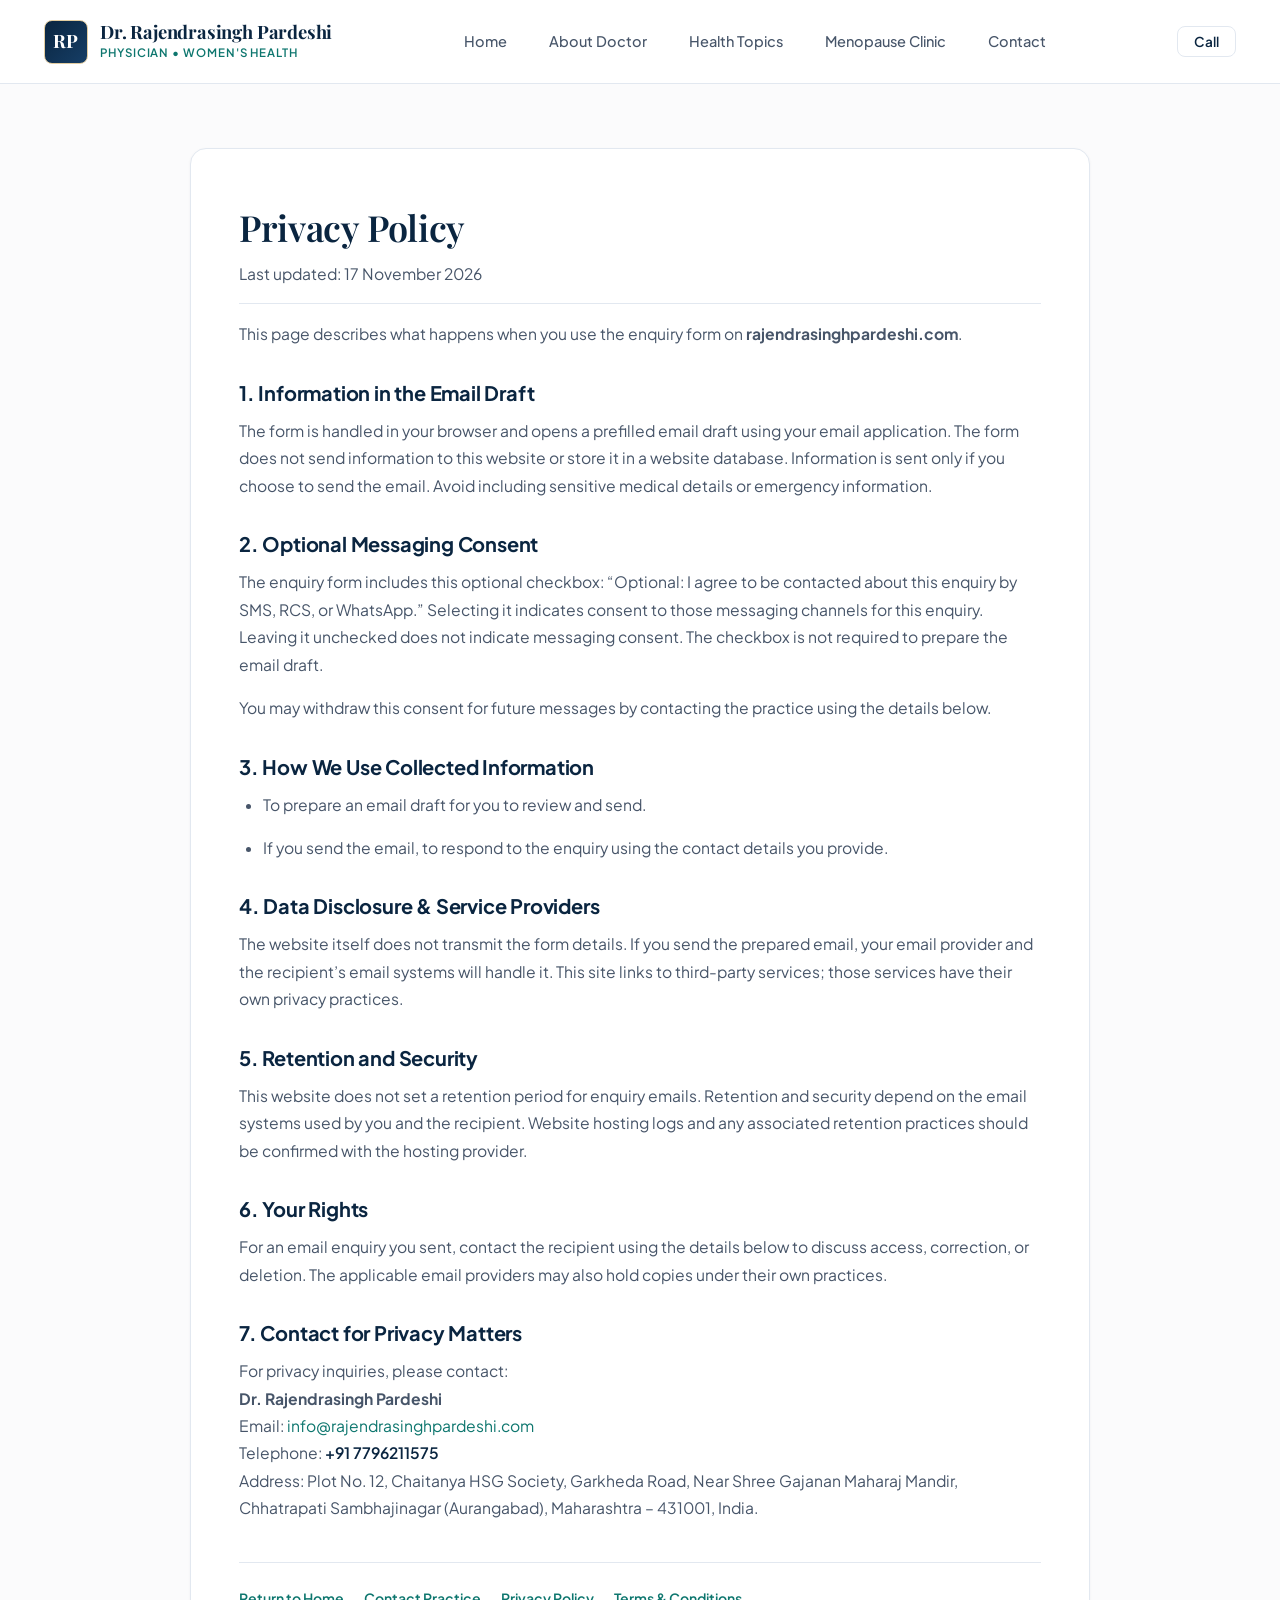
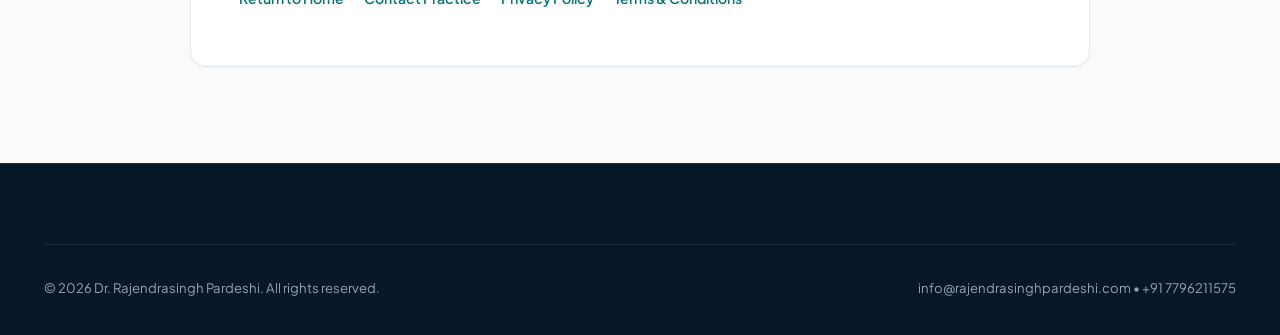
<file: privacy-policy.html>
<!DOCTYPE html>
<html lang="en">

<head>
  <meta charset="UTF-8" />
  <meta name="viewport" content="width=device-width, initial-scale=1.0" />
  <meta name="robots" content="index,follow" />
  <title>Privacy Policy | Dr. Rajendrasingh Pardeshi</title>
  <meta name="description" content="Privacy information for the Dr. Rajendrasingh Pardeshi website." />
  <link rel="canonical" href="https://rajendrasinghpardeshi.com/privacy-policy.html" />

  <link rel="preconnect" href="https://fonts.googleapis.com" />
  <link rel="preconnect" href="https://fonts.gstatic.com" crossorigin />
  <link
    href="https://fonts.googleapis.com/css2?family=Playfair+Display:ital,wght@0,600;0,700;1,600&family=Plus+Jakarta+Sans:wght@400;500;600;700&display=swap"
    rel="stylesheet" />

  <link rel="stylesheet" href="assets/stylee/style.css?v=20261117-5" />
</head>

<body>
  <a href="#main-content" class="skip-link">Skip to main content</a>

  <header class="main-header">
    <div class="container header-inner">
      <a href="index.html" class="brand-block" aria-label="Dr. Rajendrasingh Pardeshi - Return Home">
        <div class="brand-emblem" aria-hidden="true">RP</div>
        <div class="brand-info">
          <span class="brand-name">Dr. Rajendrasingh Pardeshi</span>
          <span class="brand-subtitle">Physician &bull; Women's Health</span>
        </div>
      </a>
      <nav class="main-nav" id="mainNav" aria-label="Secondary Navigation">
        <a class="nav-link" href="index.html">Home</a>
        <a class="nav-link" href="index.html#about">About Doctor</a>
        <a class="nav-link" href="index.html#focus">Health Topics</a>
        <a class="nav-link" href="index.html#clinic">Menopause Clinic</a>
        <a class="nav-link" href="index.html#contact">Contact</a>
      </nav>
      <div class="header-cta-group">
        <a href="tel:+917796211575" class="btn btn-outline btn-sm">
          Call
        </a>
        <button class="mobile-menu-btn" id="mobileMenuToggle" type="button" aria-label="Open menu" aria-controls="mainNav" aria-expanded="false">
          <svg width="24" height="24" viewBox="0 0 24 24" fill="none" stroke="currentColor" stroke-width="2" stroke-linecap="round"><line x1="3" y1="6" x2="21" y2="6"/><line x1="3" y1="12" x2="21" y2="12"/><line x1="3" y1="18" x2="21" y2="18"/></svg>
        </button>
      </div>
    </div>
  </header>

  <main class="legal-page" id="main-content">
    <div class="container">
      <article class="legal-card">
        <h1>Privacy Policy</h1>
        <p class="legal-updated">Last updated: 17 November 2026</p>

        <p>
          This page describes what happens when you use the enquiry form on <strong>rajendrasinghpardeshi.com</strong>.
        </p>

        <h2>1. Information in the Email Draft</h2>
        <p>
          The form is handled in your browser and opens a prefilled email draft using your email application. The form does not send information to this website or store it in a website database. Information is sent only if you choose to send the email. Avoid including sensitive medical details or emergency information.
        </p>

        <h2>2. Optional Messaging Consent</h2>
        <p>
          The enquiry form includes this optional checkbox: &ldquo;Optional: I agree to be contacted about this enquiry by SMS, RCS, or WhatsApp.&rdquo; Selecting it indicates consent to those messaging channels for this enquiry. Leaving it unchecked does not indicate messaging consent. The checkbox is not required to prepare the email draft.
        </p>
        <p>
          You may withdraw this consent for future messages by contacting the practice using the details below.
        </p>

        <h2>3. How We Use Collected Information</h2>
        <ul>
          <li>To prepare an email draft for you to review and send.</li>
          <li>If you send the email, to respond to the enquiry using the contact details you provide.</li>
        </ul>

        <h2>4. Data Disclosure &amp; Service Providers</h2>
        <p>
          The website itself does not transmit the form details. If you send the prepared email, your email provider and the recipient&rsquo;s email systems will handle it. This site links to third-party services; those services have their own privacy practices.
        </p>

        <h2>5. Retention and Security</h2>
        <p>
          This website does not set a retention period for enquiry emails. Retention and security depend on the email systems used by you and the recipient. Website hosting logs and any associated retention practices should be confirmed with the hosting provider.
        </p>

        <h2>6. Your Rights</h2>
        <p>
          For an email enquiry you sent, contact the recipient using the details below to discuss access, correction, or deletion. The applicable email providers may also hold copies under their own practices.
        </p>

        <h2>7. Contact for Privacy Matters</h2>
        <p>
          For privacy inquiries, please contact:<br />
          <strong>Dr. Rajendrasingh Pardeshi</strong><br />
          Email: <a href="mailto:info@rajendrasinghpardeshi.com" style="color: var(--color-secondary);">info@rajendrasinghpardeshi.com</a><br />
          Telephone: <a href="tel:+917796211575" style="color: var(--color-primary); font-weight: 600;">+91 7796211575</a><br />
          Address: Plot No. 12, Chaitanya HSG Society, Garkheda Road, Near Shree Gajanan Maharaj Mandir, Chhatrapati Sambhajinagar (Aurangabad), Maharashtra &ndash; 431001, India.
        </p>

        <nav class="legal-nav" aria-label="Legal Navigation">
          <a href="index.html">Return to Home</a>
          <a href="index.html#contact">Contact Practice</a>
          <a href="privacy-policy.html">Privacy Policy</a>
          <a href="terms-and-conditions.html">Terms &amp; Conditions</a>
        </nav>
      </article>
    </div>
  </main>

  <footer class="site-footer">
    <div class="container">
      <div class="footer-bottom-bar">
        <span>&copy; 2026 Dr. Rajendrasingh Pardeshi. All rights reserved.</span>
        <span>
          <a href="mailto:info@rajendrasinghpardeshi.com">info@rajendrasinghpardeshi.com</a> &bull; 
          <a href="tel:+917796211575">+91 7796211575</a>
        </span>
      </div>
    </div>
  </footer>
  <script src="assets/js/app.js?v=20261117-3"></script>
</body>

</html>
</file>
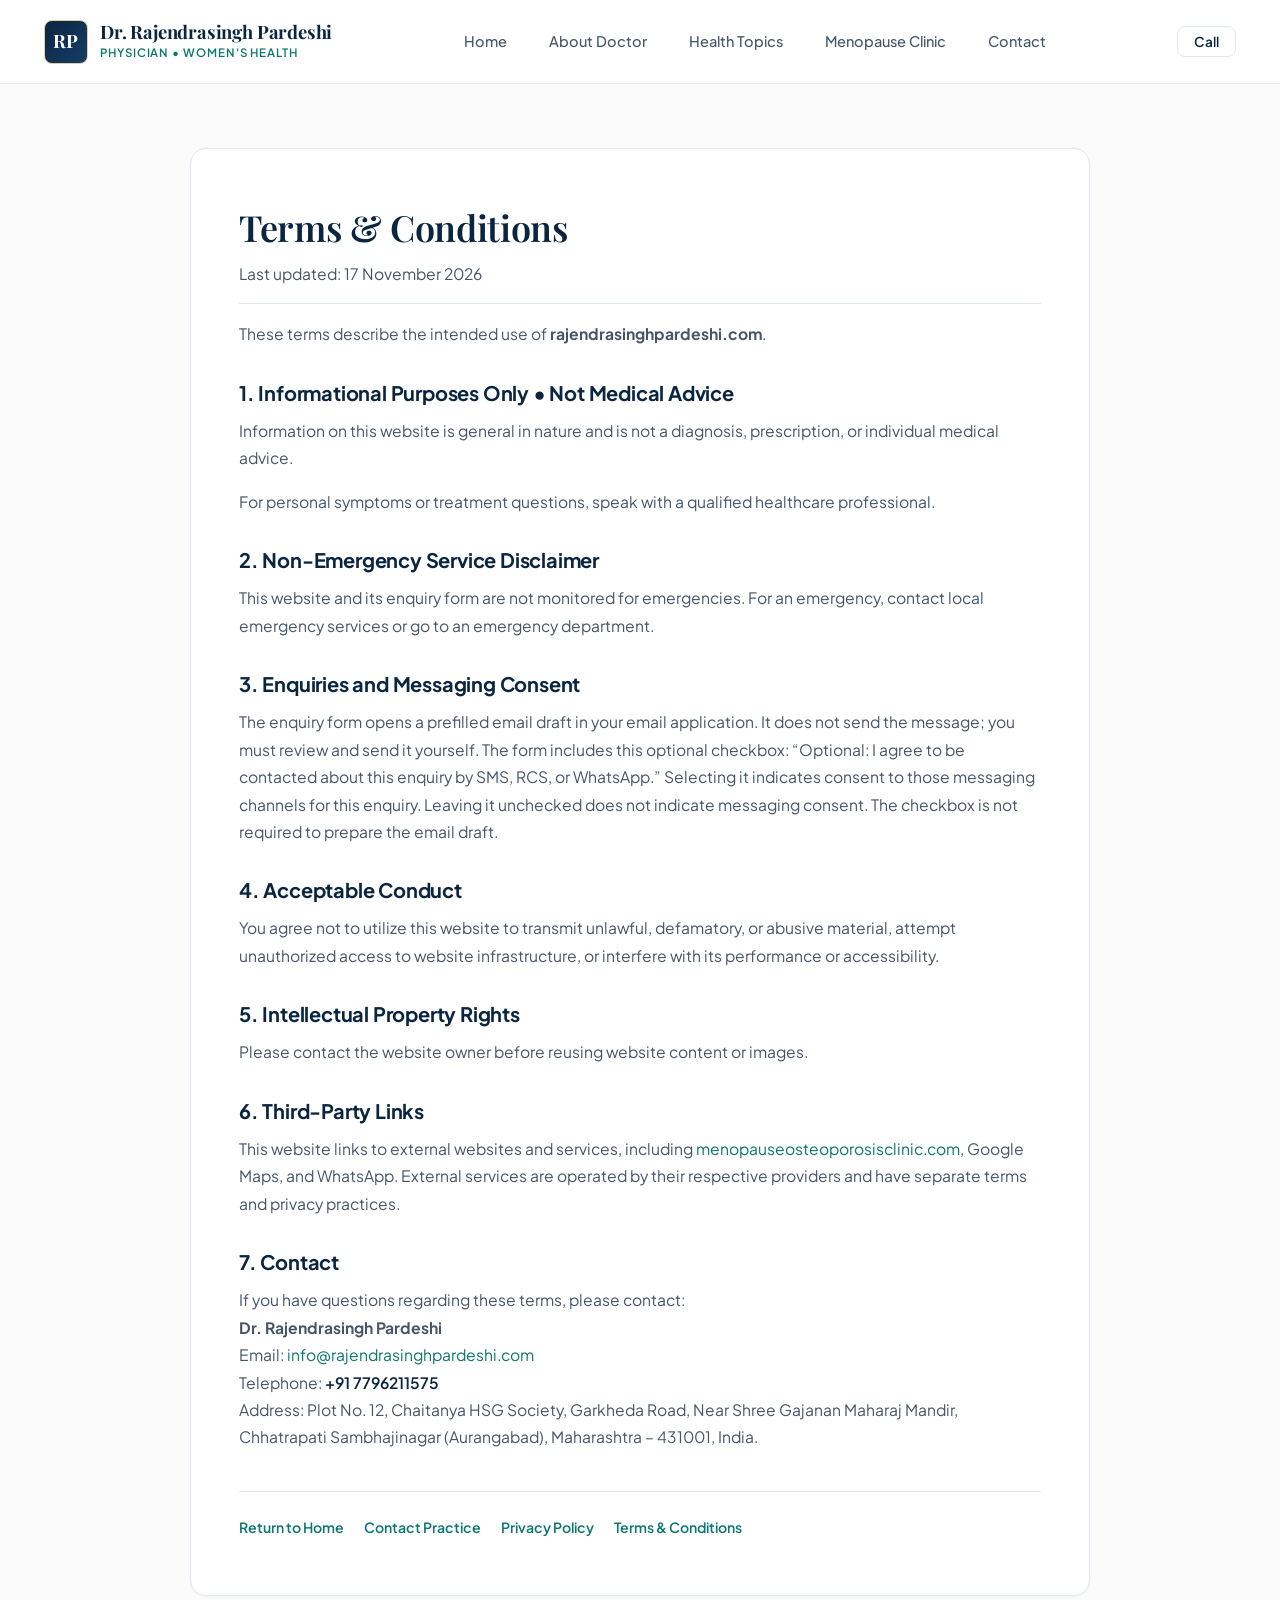
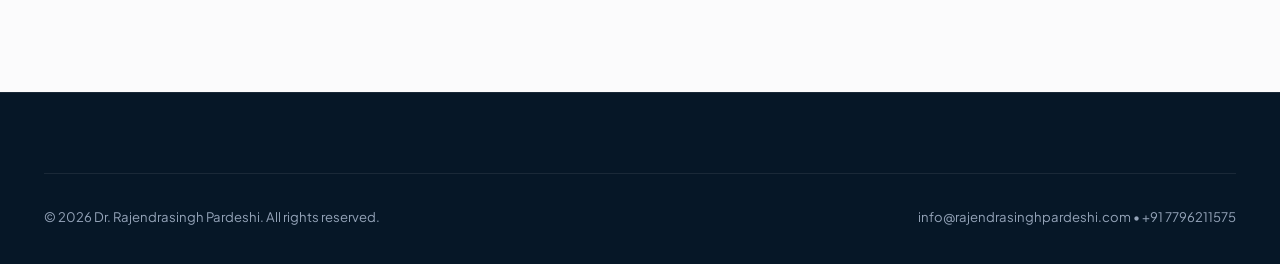
<file: terms-and-conditions.html>
<!DOCTYPE html>
<html lang="en">

<head>
  <meta charset="UTF-8" />
  <meta name="viewport" content="width=device-width, initial-scale=1.0" />
  <meta name="robots" content="index,follow" />
  <title>Terms &amp; Conditions | Dr. Rajendrasingh Pardeshi</title>
  <meta name="description" content="Terms for use of the Dr. Rajendrasingh Pardeshi website." />
  <link rel="canonical" href="https://rajendrasinghpardeshi.com/terms-and-conditions.html" />

  <link rel="preconnect" href="https://fonts.googleapis.com" />
  <link rel="preconnect" href="https://fonts.gstatic.com" crossorigin />
  <link
    href="https://fonts.googleapis.com/css2?family=Playfair+Display:ital,wght@0,600;0,700;1,600&family=Plus+Jakarta+Sans:wght@400;500;600;700&display=swap"
    rel="stylesheet" />

  <link rel="stylesheet" href="assets/stylee/style.css?v=20261117-5" />
</head>

<body>
  <a href="#main-content" class="skip-link">Skip to main content</a>

  <header class="main-header">
    <div class="container header-inner">
      <a href="index.html" class="brand-block" aria-label="Dr. Rajendrasingh Pardeshi - Return Home">
        <div class="brand-emblem" aria-hidden="true">RP</div>
        <div class="brand-info">
          <span class="brand-name">Dr. Rajendrasingh Pardeshi</span>
          <span class="brand-subtitle">Physician &bull; Women's Health</span>
        </div>
      </a>
      <nav class="main-nav" id="mainNav" aria-label="Secondary Navigation">
        <a class="nav-link" href="index.html">Home</a>
        <a class="nav-link" href="index.html#about">About Doctor</a>
        <a class="nav-link" href="index.html#focus">Health Topics</a>
        <a class="nav-link" href="index.html#clinic">Menopause Clinic</a>
        <a class="nav-link" href="index.html#contact">Contact</a>
      </nav>
      <div class="header-cta-group">
        <a href="tel:+917796211575" class="btn btn-outline btn-sm">
          Call
        </a>
        <button class="mobile-menu-btn" id="mobileMenuToggle" type="button" aria-label="Open menu" aria-controls="mainNav" aria-expanded="false">
          <svg width="24" height="24" viewBox="0 0 24 24" fill="none" stroke="currentColor" stroke-width="2" stroke-linecap="round"><line x1="3" y1="6" x2="21" y2="6"/><line x1="3" y1="12" x2="21" y2="12"/><line x1="3" y1="18" x2="21" y2="18"/></svg>
        </button>
      </div>
    </div>
  </header>

  <main class="legal-page" id="main-content">
    <div class="container">
      <article class="legal-card">
        <h1>Terms &amp; Conditions</h1>
        <p class="legal-updated">Last updated: 17 November 2026</p>

        <p>
          These terms describe the intended use of <strong>rajendrasinghpardeshi.com</strong>.
        </p>

        <h2>1. Informational Purposes Only &bull; Not Medical Advice</h2>
        <p>
          Information on this website is general in nature and is not a diagnosis, prescription, or individual medical advice.
        </p>
        <p>
          For personal symptoms or treatment questions, speak with a qualified healthcare professional.
        </p>

        <h2>2. Non-Emergency Service Disclaimer</h2>
        <p>
          This website and its enquiry form are not monitored for emergencies. For an emergency, contact local emergency services or go to an emergency department.
        </p>

        <h2>3. Enquiries and Messaging Consent</h2>
        <p>
          The enquiry form opens a prefilled email draft in your email application. It does not send the message; you must review and send it yourself. The form includes this optional checkbox: &ldquo;Optional: I agree to be contacted about this enquiry by SMS, RCS, or WhatsApp.&rdquo; Selecting it indicates consent to those messaging channels for this enquiry. Leaving it unchecked does not indicate messaging consent. The checkbox is not required to prepare the email draft.
        </p>

        <h2>4. Acceptable Conduct</h2>
        <p>
          You agree not to utilize this website to transmit unlawful, defamatory, or abusive material, attempt unauthorized access to website infrastructure, or interfere with its performance or accessibility.
        </p>

        <h2>5. Intellectual Property Rights</h2>
        <p>
          Please contact the website owner before reusing website content or images.
        </p>

        <h2>6. Third-Party Links</h2>
        <p>
          This website links to external websites and services, including <a href="https://menopauseosteoporosisclinic.com" target="_blank" rel="noopener noreferrer" style="color: var(--color-secondary);">menopauseosteoporosisclinic.com</a>, Google Maps, and WhatsApp. External services are operated by their respective providers and have separate terms and privacy practices.
        </p>

        <h2>7. Contact</h2>
        <p>
          If you have questions regarding these terms, please contact:<br />
          <strong>Dr. Rajendrasingh Pardeshi</strong><br />
          Email: <a href="mailto:info@rajendrasinghpardeshi.com" style="color: var(--color-secondary);">info@rajendrasinghpardeshi.com</a><br />
          Telephone: <a href="tel:+917796211575" style="color: var(--color-primary); font-weight: 600;">+91 7796211575</a><br />
          Address: Plot No. 12, Chaitanya HSG Society, Garkheda Road, Near Shree Gajanan Maharaj Mandir, Chhatrapati Sambhajinagar (Aurangabad), Maharashtra &ndash; 431001, India.
        </p>

        <nav class="legal-nav" aria-label="Legal Navigation">
          <a href="index.html">Return to Home</a>
          <a href="index.html#contact">Contact Practice</a>
          <a href="privacy-policy.html">Privacy Policy</a>
          <a href="terms-and-conditions.html">Terms &amp; Conditions</a>
        </nav>
      </article>
    </div>
  </main>

  <footer class="site-footer">
    <div class="container">
      <div class="footer-bottom-bar">
        <span>&copy; 2026 Dr. Rajendrasingh Pardeshi. All rights reserved.</span>
        <span>
          <a href="mailto:info@rajendrasinghpardeshi.com">info@rajendrasinghpardeshi.com</a> &bull; 
          <a href="tel:+917796211575">+91 7796211575</a>
        </span>
      </div>
    </div>
  </footer>
  <script src="assets/js/app.js?v=20261117-3"></script>
</body>

</html>
</file>
<file: assets/stylee/style.css>
:root {

  --color-primary: #0a2540;
  --color-primary-dark: #061727;
  --color-primary-light: #163e66;

  --color-secondary: #0d766e;
  --color-secondary-dark: #0f5853;
  --color-secondary-light: #14b8a6;
  --color-secondary-tint: #f0fdfa;

  --color-accent-gold: #c59b27;
  --color-accent-gold-light: #fef9c3;
  --color-accent-gold-subtle: #d4af37;


  --color-bg-main: #fbfbfc;
  --color-bg-card: #ffffff;
  --color-bg-surface-alt: #f4f6f8;
  --color-bg-surface-tint: #f0f4f8;
  --color-bg-dark: #061727;


  --color-text-main: #1e293b;
  --color-text-heading: #0a2540;
  --color-text-muted: #475569;
  --color-text-light: #64748b;
  --color-text-white: #ffffff;


  --color-border-subtle: #e2e8f0;
  --color-border-focus: #0d766e;
  --color-border-gold: #e2cca0;


  --color-success: #059669;
  --color-whatsapp: #128c7e;
  --color-whatsapp-hover: #075e54;
  --color-phone: #0a2540;


  --font-serif: 'Playfair Display', Georgia, serif;
  --font-sans: 'Plus Jakarta Sans', -apple-system, BlinkMacSystemFont, 'Segoe UI', Roboto, sans-serif;


  --radius-xs: 4px;
  --radius-sm: 8px;
  --radius-md: 12px;
  --radius-lg: 16px;
  --radius-xl: 24px;
  --radius-pill: 9999px;


  --shadow-subtle: 0 1px 3px rgba(10, 37, 64, 0.05);
  --shadow-card: 0 4px 20px -2px rgba(10, 37, 64, 0.06), 0 2px 6px -1px rgba(10, 37, 64, 0.04);
  --shadow-hover: 0 12px 32px -4px rgba(10, 37, 64, 0.12), 0 4px 10px -2px rgba(10, 37, 64, 0.04);
  --shadow-modal: 0 25px 50px -12px rgba(10, 37, 64, 0.25);


  --container-max: 1240px;
  --header-height: 84px;
  --topbar-height: 40px;


  --transition-fast: 0.2s cubic-bezier(0.16, 1, 0.3, 1);
  --transition-base: 0.3s cubic-bezier(0.16, 1, 0.3, 1);
  --transition-slow: 0.5s cubic-bezier(0.16, 1, 0.3, 1);
}


*, *::before, *::after {
  box-sizing: border-box;
  margin: 0;
  padding: 0;
}

html {
  scroll-behavior: smooth;
  font-size: 16px;
  -webkit-text-size-adjust: 100%;
  overflow-x: clip;
}

body {
  font-family: var(--font-sans);
  background-color: var(--color-bg-main);
  color: var(--color-text-main);
  line-height: 1.65;
  -webkit-font-smoothing: antialiased;
  -moz-osx-font-smoothing: grayscale;
  min-width: 320px;
  position: relative;
}

img {
  max-width: 100%;
  height: auto;
  display: block;
}

a {
  color: inherit;
  text-decoration: none;
  transition: color var(--transition-fast);
}

button {
  font-family: inherit;
  cursor: pointer;
  border: none;
  background: none;
}

ul, ol {
  list-style: none;
}


.skip-link {
  position: absolute;
  top: -60px;
  left: 20px;
  background: var(--color-primary);
  color: #ffffff;
  padding: 10px 18px;
  z-index: 9999;
  border-radius: var(--radius-xs);
  font-weight: 600;
  font-size: 0.88rem;
  transition: top var(--transition-fast);
}
.skip-link:focus {
  top: 15px;
}

:focus-visible {
  outline: 2px solid var(--color-secondary);
  outline-offset: 3px;
}


.container {
  width: 100%;
  max-width: var(--container-max);
  margin-left: auto;
  margin-right: auto;
  padding-left: 24px;
  padding-right: 24px;
}

.section {
  padding: 96px 0;
  position: relative;
}

.section-alt {
  background-color: var(--color-bg-surface-alt);
}

.section-tint {
  background-color: var(--color-bg-surface-tint);
}

.section-dark {
  background-color: var(--color-primary);
  color: #ffffff;
}


h1, h2, h3, h4, h5, h6 {
  font-family: var(--font-serif);
  color: var(--color-text-heading);
  line-height: 1.25;
  font-weight: 600;
  letter-spacing: -0.01em;
}

.section-header {
  text-align: center;
  max-width: 760px;
  margin: 0 auto 56px auto;
}

.section-header.text-left {
  text-align: left;
  margin-left: 0;
}

.eyebrow-tag {
  display: inline-flex;
  align-items: center;
  gap: 8px;
  font-family: var(--font-sans);
  font-size: 0.78rem;
  font-weight: 700;
  text-transform: uppercase;
  letter-spacing: 0.12em;
  color: var(--color-secondary);
  background-color: var(--color-secondary-tint);
  border: 1px solid rgba(13, 118, 110, 0.2);
  padding: 6px 14px;
  border-radius: var(--radius-pill);
  margin-bottom: 16px;
}

.eyebrow-tag.gold {
  color: #8c6a0b;
  background-color: #fefce8;
  border-color: rgba(197, 155, 39, 0.3);
}

.section-title {
  font-size: clamp(2rem, 3.2vw, 2.75rem);
  color: var(--color-primary);
  margin-bottom: 18px;
}

.section-title span {
  color: var(--color-secondary);
  font-style: italic;
}

.section-dark .section-title {
  color: #ffffff;
}

.section-dark .section-title span {
  color: var(--color-accent-gold);
}

.section-desc {
  font-size: 1.05rem;
  color: var(--color-text-muted);
  line-height: 1.7;
}

.section-dark .section-desc {
  color: #cbd5e1;
}


.btn {
  display: inline-flex;
  align-items: center;
  justify-content: center;
  gap: 10px;
  font-family: var(--font-sans);
  font-size: 0.94rem;
  font-weight: 600;
  padding: 13px 26px;
  border-radius: var(--radius-sm);
  transition: all var(--transition-base);
  text-align: center;
  white-space: nowrap;
  line-height: 1;
  border: 1px solid transparent;
}

.btn-primary {
  background-color: var(--color-primary);
  color: #ffffff;
  border-color: var(--color-primary);
}
.btn-primary:hover {
  background-color: var(--color-primary-dark);
  border-color: var(--color-primary-dark);
  transform: translateY(-2px);
  box-shadow: 0 8px 20px -4px rgba(10, 37, 64, 0.25);
}

.btn-secondary {
  background-color: var(--color-secondary);
  color: #ffffff;
  border-color: var(--color-secondary);
}
.btn-secondary:hover {
  background-color: var(--color-secondary-dark);
  border-color: var(--color-secondary-dark);
  transform: translateY(-2px);
  box-shadow: 0 8px 20px -4px rgba(13, 118, 110, 0.25);
}

.btn-gold {
  background-color: var(--color-accent-gold);
  color: #061727;
  font-weight: 700;
  border-color: var(--color-accent-gold);
}
.btn-gold:hover {
  background-color: #b58d1f;
  border-color: #b58d1f;
  transform: translateY(-2px);
  box-shadow: 0 8px 20px -4px rgba(197, 155, 39, 0.3);
}

.btn-outline {
  background-color: transparent;
  color: var(--color-primary);
  border-color: var(--color-border-subtle);
}
.btn-outline:hover {
  background-color: #ffffff;
  border-color: var(--color-primary);
  color: var(--color-primary);
  transform: translateY(-2px);
  box-shadow: var(--shadow-subtle);
}

.btn-outline-white {
  background-color: transparent;
  color: #ffffff;
  border-color: rgba(255, 255, 255, 0.3);
}
.btn-outline-white:hover {
  background-color: #ffffff;
  color: var(--color-primary);
  border-color: #ffffff;
  transform: translateY(-2px);
}

.btn-whatsapp {
  background-color: var(--color-whatsapp);
  color: #ffffff;
  border-color: var(--color-whatsapp);
}
.btn-whatsapp:hover {
  background-color: var(--color-whatsapp-hover);
  border-color: var(--color-whatsapp-hover);
  transform: translateY(-2px);
  box-shadow: 0 8px 20px -4px rgba(18, 140, 126, 0.3);
}

.btn-sm {
  padding: 8px 16px;
  font-size: 0.85rem;
}

.btn-lg {
  padding: 16px 32px;
  font-size: 1rem;
}


.topbar {
  background-color: var(--color-primary-dark);
  color: #cbd5e1;
  font-size: 0.82rem;
  border-bottom: 1px solid rgba(255, 255, 255, 0.08);
  position: relative;
  z-index: 1001;
}

.topbar-inner {
  display: flex;
  align-items: center;
  justify-content: space-between;
  height: var(--topbar-height);
}

.topbar-info {
  display: flex;
  align-items: center;
  gap: 24px;
}

.topbar-item {
  display: inline-flex;
  align-items: center;
  gap: 8px;
}

.topbar-item a:hover {
  color: #ffffff;
}

.topbar-links {
  display: flex;
  align-items: center;
  gap: 18px;
}

.topbar-clinic-link {
  color: var(--color-accent-gold);
  font-weight: 600;
  display: inline-flex;
  align-items: center;
  gap: 6px;
}
.topbar-clinic-link:hover {
  color: #fef08a;
}


.main-header {
  position: sticky;
  top: 0;
  z-index: 1000;
  background-color: rgba(255, 255, 255, 0.98);
  backdrop-filter: blur(12px);
  -webkit-backdrop-filter: blur(12px);
  border-bottom: 1px solid var(--color-border-subtle);
  transition: all var(--transition-base);
  height: var(--header-height);
}

.main-header.scrolled {
  box-shadow: 0 8px 24px -6px rgba(10, 37, 64, 0.08);
}

.header-inner {
  display: flex;
  align-items: center;
  justify-content: space-between;
  height: 100%;
}

.brand-block {
  display: flex;
  align-items: center;
  gap: 12px;
  min-width: 0;
  flex-shrink: 1;
  overflow: hidden;
}

.brand-emblem {
  width: 44px;
  height: 44px;
  border-radius: var(--radius-sm);
  background: linear-gradient(135deg, var(--color-primary), var(--color-primary-light));
  color: #ffffff;
  display: flex;
  align-items: center;
  justify-content: center;
  font-family: var(--font-serif);
  font-weight: 700;
  font-size: 1.15rem;
  letter-spacing: 0.05em;
  border: 1px solid var(--color-border-gold);
  flex-shrink: 0;
}

.brand-info {
  display: flex;
  flex-direction: column;
  min-width: 0;
  overflow: hidden;
}

.brand-name {
  font-family: var(--font-serif);
  font-size: 1.15rem;
  font-weight: 700;
  color: var(--color-primary);
  line-height: 1.15;
  letter-spacing: -0.01em;
  white-space: nowrap;
  overflow: hidden;
  text-overflow: ellipsis;
}

.brand-subtitle {
  font-family: var(--font-sans);
  font-size: 0.72rem;
  font-weight: 600;
  text-transform: uppercase;
  letter-spacing: 0.08em;
  color: var(--color-secondary);
}

.main-nav {
  display: flex;
  align-items: center;
  gap: 28px;
}

.nav-link {
  font-size: 0.91rem;
  font-weight: 500;
  color: var(--color-text-muted);
  position: relative;
  padding: 8px 7px;
  transition: color var(--transition-fast);
}

.nav-link::after {
  content: '';
  position: absolute;
  bottom: 0;
  left: 0;
  width: 0%;
  height: 2px;
  background-color: var(--color-secondary);
  transition: width var(--transition-base);
}

.nav-link:hover {
  color: var(--color-primary);
}

.nav-link.active {
  color: var(--color-primary);
  font-weight: 600;
}

.nav-link.active::after {
  width: 100%;
}

.header-cta-group {
  display: flex;
  align-items: center;
  gap: 10px;
  flex-shrink: 0;
}

.mobile-menu-btn {
  display: none;
  padding: 8px;
  border-radius: var(--radius-xs);
  color: var(--color-primary);
}


.hero-section {
  position: relative;
  padding: 72px 0 88px 0;
  background: radial-gradient(circle at top right, rgba(13, 118, 110, 0.05), transparent 50%),
              linear-gradient(180deg, #ffffff 0%, var(--color-bg-main) 100%);
  border-bottom: 1px solid var(--color-border-subtle);
  overflow: hidden;
}

.hero-grid {
  display: grid;
  grid-template-columns: 1.15fr 0.85fr;
  align-items: center;
  gap: 64px;
}

.hero-eyebrow-pill {
  display: inline-flex;
  align-items: center;
  gap: 10px;
  background-color: #ffffff;
  border: 1px solid var(--color-border-subtle);
  padding: 6px 14px 6px 8px;
  border-radius: var(--radius-pill);
  box-shadow: var(--shadow-subtle);
  margin-bottom: 24px;
  flex-wrap: wrap;
  max-width: 100%;
}

.hero-pill-badge {
  background-color: var(--color-secondary);
  color: #ffffff;
  font-size: 0.72rem;
  font-weight: 700;
  text-transform: uppercase;
  letter-spacing: 0.08em;
  padding: 3px 10px;
  border-radius: var(--radius-pill);
}

.hero-pill-text {
  font-size: 0.84rem;
  font-weight: 600;
  color: var(--color-primary);
}

.hero-headline {
  font-size: clamp(2.4rem, 4.2vw, 3.4rem);
  color: var(--color-primary);
  line-height: 1.18;
  margin-bottom: 22px;
  font-weight: 700;
}

.hero-headline span {
  color: var(--color-secondary);
  font-style: italic;
  font-weight: 600;
}

.hero-summary {
  font-size: 1.12rem;
  line-height: 1.75;
  color: var(--color-text-muted);
  margin-bottom: 34px;
  max-width: 620px;
}

.hero-summary strong {
  color: var(--color-text-main);
  font-weight: 600;
}

.hero-cta-row {
  display: flex;
  align-items: center;
  gap: 16px;
  flex-wrap: wrap;
  margin-bottom: 44px;
}

.hero-credibility-strip {
  display: flex;
  align-items: center;
  gap: 32px;
  padding-top: 28px;
  border-top: 1px solid var(--color-border-subtle);
}

.hero-cred-item {
  display: flex;
  align-items: center;
  gap: 12px;
}

.hero-cred-icon {
  width: 40px;
  height: 40px;
  border-radius: var(--radius-sm);
  background-color: var(--color-secondary-tint);
  color: var(--color-secondary);
  display: flex;
  align-items: center;
  justify-content: center;
  flex-shrink: 0;
}

.hero-cred-text strong {
  display: block;
  font-size: 0.9rem;
  color: var(--color-primary);
  line-height: 1.25;
}

.hero-cred-text span {
  font-size: 0.78rem;
  color: var(--color-text-light);
}


.hero-media-wrapper {
  position: relative;
  display: flex;
  justify-content: center;
}

.hero-portrait-frame {
  position: relative;
  width: 100%;
  max-width: 430px;
  background-color: #ffffff;
  border-radius: var(--radius-lg);
  padding: 14px;
  box-shadow: var(--shadow-card);
  border: 1px solid var(--color-border-subtle);
}

.hero-image-box {
  width: 100%;
  height: 520px;
  border-radius: var(--radius-md);
  overflow: hidden;
  position: relative;
  background-color: #edf2f7;
}

.hero-image-box img {
  width: 100%;
  height: 100%;
  object-fit: cover;
  object-position: top center;
  transition: transform var(--transition-slow);
}

.hero-portrait-frame:hover .hero-image-box img {
  transform: scale(1.02);
}

.hero-portrait-badge {
  position: absolute;
  bottom: 28px;
  left: -20px;
  background: rgba(255, 255, 255, 0.95);
  backdrop-filter: blur(10px);
  -webkit-backdrop-filter: blur(10px);
  border: 1px solid var(--color-border-subtle);
  border-left: 4px solid var(--color-secondary);
  border-radius: var(--radius-sm);
  padding: 14px 18px;
  box-shadow: var(--shadow-hover);
  max-width: 280px;
}

.badge-caption {
  font-size: 0.72rem;
  font-weight: 700;
  text-transform: uppercase;
  letter-spacing: 0.08em;
  color: var(--color-secondary);
  margin-bottom: 2px;
}

.badge-title {
  font-family: var(--font-serif);
  font-size: 0.96rem;
  font-weight: 700;
  color: var(--color-primary);
  line-height: 1.25;
}


.doctor-editorial-grid {
  display: grid;
  grid-template-columns: minmax(0, 0.9fr) minmax(0, 1.1fr);
  gap: 60px;
  align-items: start;
  min-width: 0;
}

.editorial-sidebar-card {
  min-width: 0;
  background-color: #ffffff;
  border: 1px solid var(--color-border-subtle);
  border-radius: var(--radius-lg);
  padding: 32px;
  box-shadow: var(--shadow-subtle);
  position: sticky;
  top: 110px;
}

.sidebar-doctor-portrait {
  width: 100%;
  height: 380px;
  border-radius: var(--radius-md);
  overflow: hidden;
  margin-bottom: 24px;
}

.sidebar-doctor-portrait img {
  width: 100%;
  height: 100%;
  object-fit: cover;
  object-position: top center;
}

.sidebar-doctor-name {
  font-size: 1.45rem;
  color: var(--color-primary);
  margin-bottom: 6px;
}

.sidebar-doctor-spec {
  color: var(--color-secondary);
  font-weight: 600;
  font-size: 0.88rem;
  margin-bottom: 20px;
  padding-bottom: 16px;
  border-bottom: 1px solid var(--color-border-subtle);
}

.sidebar-meta-list {
  display: flex;
  flex-direction: column;
  gap: 14px;
  margin-bottom: 24px;
}

.sidebar-meta-item {
  display: flex;
  align-items: flex-start;
  gap: 12px;
  font-size: 0.88rem;
}

.sidebar-meta-item svg {
  color: var(--color-secondary);
  flex-shrink: 0;
  margin-top: 3px;
}

.sidebar-meta-item strong {
  display: block;
  color: var(--color-text-main);
  font-size: 0.8rem;
  text-transform: uppercase;
  letter-spacing: 0.05em;
}

.sidebar-meta-item span {
  color: var(--color-text-muted);
}

.editorial-main-content {
  min-width: 0;
  display: flex;
  flex-direction: column;
  gap: 32px;
}

.editorial-callout-box {
  background: linear-gradient(135deg, var(--color-secondary-tint) 0%, #ffffff 100%);
  border-left: 4px solid var(--color-secondary);
  border-radius: 0 var(--radius-md) var(--radius-md) 0;
  padding: 26px 30px;
  border-top: 1px solid rgba(13, 118, 110, 0.15);
  border-right: 1px solid rgba(13, 118, 110, 0.15);
  border-bottom: 1px solid rgba(13, 118, 110, 0.15);
}

.editorial-callout-title {
  font-family: var(--font-sans);
  font-size: 1rem;
  font-weight: 700;
  color: var(--color-secondary-dark);
  margin-bottom: 8px;
  display: flex;
  align-items: center;
  gap: 10px;
}

.editorial-callout-text {
  font-size: 0.98rem;
  line-height: 1.7;
  color: var(--color-primary-dark);
}

.editorial-narrative p {
  font-size: 1.05rem;
  line-height: 1.8;
  color: var(--color-text-muted);
  margin-bottom: 20px;
}


.credentials-tabs-wrap {
  background-color: #ffffff;
  border: 1px solid var(--color-border-subtle);
  border-radius: var(--radius-lg);
  box-shadow: var(--shadow-subtle);
  overflow: hidden;
}

.credentials-tab-nav {
  display: flex;
  background-color: var(--color-bg-surface-alt);
  border-bottom: 1px solid var(--color-border-subtle);
  overflow-x: auto;
  scrollbar-width: none;
}
.credentials-tab-nav::-webkit-scrollbar {
  display: none;
}

.credential-tab-btn {
  padding: 18px 26px;
  font-family: var(--font-sans);
  font-size: 0.92rem;
  font-weight: 600;
  color: var(--color-text-muted);
  border-bottom: 3px solid transparent;
  transition: all var(--transition-fast);
  white-space: nowrap;
}

.credential-tab-btn:hover {
  color: var(--color-primary);
  background-color: rgba(255, 255, 255, 0.5);
}

.credential-tab-btn.active {
  color: var(--color-primary);
  background-color: #ffffff;
  border-bottom-color: var(--color-secondary);
  font-weight: 700;
}

.credentials-tab-body {
  padding: 36px 40px;
}

.tab-pane {
  display: none;
}
.tab-pane.active {
  display: block;
}

.credentials-list {
  display: flex;
  flex-direction: column;
  gap: 20px;
}

.credential-item {
  display: flex;
  gap: 20px;
  padding-bottom: 20px;
  border-bottom: 1px solid var(--color-border-subtle);
}
.credential-item:last-child {
  border-bottom: none;
  padding-bottom: 0;
}

.credential-bullet {
  width: 36px;
  height: 36px;
  border-radius: var(--radius-sm);
  background-color: var(--color-secondary-tint);
  color: var(--color-secondary);
  display: flex;
  align-items: center;
  justify-content: center;
  flex-shrink: 0;
}

.credential-item-content h4 {
  font-family: var(--font-sans);
  font-size: 1.05rem;
  font-weight: 700;
  color: var(--color-primary);
  margin-bottom: 4px;
}

.credential-item-content p {
  font-size: 0.92rem;
  color: var(--color-text-muted);
  line-height: 1.6;
}

.credential-meta-sub {
  font-size: 0.82rem;
  color: var(--color-text-light);
  margin-top: 4px;
}


.focus-cards-grid {
  display: grid;
  grid-template-columns: repeat(4, 1fr);
  gap: 24px;
}

.focus-card {
  background-color: #ffffff;
  border: 1px solid var(--color-border-subtle);
  border-radius: var(--radius-md);
  padding: 32px 26px;
  box-shadow: var(--shadow-subtle);
  display: flex;
  flex-direction: column;
  transition: all var(--transition-base);
  position: relative;
}

.focus-card:hover {
  transform: translateY(-6px);
  box-shadow: var(--shadow-hover);
  border-color: rgba(13, 118, 110, 0.3);
}

.focus-card-icon {
  width: 52px;
  height: 52px;
  border-radius: var(--radius-sm);
  background-color: var(--color-secondary-tint);
  color: var(--color-secondary);
  display: flex;
  align-items: center;
  justify-content: center;
  margin-bottom: 22px;
  transition: transform var(--transition-fast);
}

.focus-card:hover .focus-card-icon {
  transform: scale(1.08);
}

.focus-card-title {
  font-family: var(--font-serif);
  font-size: 1.25rem;
  color: var(--color-primary);
  margin-bottom: 12px;
  line-height: 1.3;
}

.focus-card-desc {
  font-size: 0.91rem;
  color: var(--color-text-muted);
  line-height: 1.65;
  margin-bottom: 22px;
  flex-grow: 1;
}

.focus-card-link {
  font-size: 0.85rem;
  font-weight: 700;
  color: var(--color-secondary);
  display: inline-flex;
  align-items: center;
  gap: 6px;
  transition: gap var(--transition-fast);
}
.focus-card:hover .focus-card-link {
  gap: 10px;
  color: var(--color-secondary-dark);
}


.clinic-spotlight-card {
  background-color: #ffffff;
  border-radius: var(--radius-xl);
  border: 1px solid var(--color-border-subtle);
  box-shadow: var(--shadow-card);
  overflow: hidden;
}

.clinic-spotlight-grid {
  display: grid;
  grid-template-columns: minmax(0, 1fr) minmax(0, 1fr);
  min-width: 0;
}

.clinic-media-pane {
  min-width: 0;
  width: 100%;
  position: relative;
  background-color: #061727;
  min-height: 480px;
}

.clinic-media-pane img {
  width: 100%;
  height: 100%;
  object-fit: cover;
}

.clinic-overlay-badge {
  position: absolute;
  top: 24px;
  left: 24px;
  background-color: rgba(10, 37, 64, 0.88);
  backdrop-filter: blur(8px);
  -webkit-backdrop-filter: blur(8px);
  color: #ffffff;
  padding: 8px 16px;
  border-radius: var(--radius-pill);
  font-size: 0.78rem;
  font-weight: 600;
  display: inline-flex;
  align-items: center;
  gap: 8px;
  border: 1px solid rgba(255, 255, 255, 0.15);
}

.clinic-details-pane {
  min-width: 0;
  width: 100%;
  padding: 56px 48px;
  display: flex;
  flex-direction: column;
  justify-content: center;
}

.clinic-eyebrow {
  color: var(--color-secondary);
  font-size: 0.8rem;
  font-weight: 700;
  text-transform: uppercase;
  letter-spacing: 0.1em;
  margin-bottom: 10px;
}

.clinic-title {
  font-size: clamp(1.8rem, 2.5vw, 2.25rem);
  color: var(--color-primary);
  margin-bottom: 12px;
}

.clinic-portal-pill {
  display: inline-flex;
  align-items: center;
  gap: 8px;
  font-size: 0.88rem;
  font-weight: 600;
  color: var(--color-secondary);
  margin-bottom: 20px;
}

.clinic-portal-pill,
.clinic-portal-pill a {
  overflow-wrap: anywhere;
}
.clinic-portal-pill a {
  text-decoration: underline;
  text-underline-offset: 3px;
}

.clinic-intro-text {
  font-size: 0.98rem;
  color: var(--color-text-muted);
  line-height: 1.7;
  margin-bottom: 28px;
}

.clinic-pillars-list {
  display: grid;
  grid-template-columns: 1fr 1fr;
  gap: 16px;
  margin-bottom: 34px;
}

.pillar-item {
  display: flex;
  align-items: flex-start;
  gap: 10px;
  font-size: 0.9rem;
  color: var(--color-text-main);
}

.pillar-item svg {
  color: var(--color-secondary);
  flex-shrink: 0;
  margin-top: 3px;
}

.clinic-actions-row {
  display: flex;
  align-items: center;
  gap: 16px;
  flex-wrap: wrap;
}


.overview-metrics-strip {
  display: grid;
  grid-template-columns: repeat(4, 1fr);
  gap: 24px;
  margin-top: 20px;
}

.metric-card {
  background-color: #ffffff;
  border: 1px solid var(--color-border-subtle);
  border-radius: var(--radius-md);
  padding: 32px 24px;
  text-align: center;
  box-shadow: var(--shadow-subtle);
  transition: transform var(--transition-fast);
}

.metric-card:hover {
  transform: translateY(-4px);
}

.metric-value {
  font-family: var(--font-serif);
  font-size: 2.75rem;
  color: var(--color-primary);
  line-height: 1;
  font-weight: 700;
  margin-bottom: 8px;
}

.metric-title {
  font-size: 0.95rem;
  font-weight: 600;
  color: var(--color-text-main);
  margin-bottom: 4px;
}

.metric-sub {
  font-size: 0.8rem;
  color: var(--color-text-light);
}


.education-cards-grid {
  display: grid;
  grid-template-columns: repeat(3, 1fr);
  gap: 28px;
}

.education-card {
  background-color: #ffffff;
  border: 1px solid var(--color-border-subtle);
  border-radius: var(--radius-md);
  overflow: hidden;
  box-shadow: var(--shadow-subtle);
  display: flex;
  flex-direction: column;
  transition: all var(--transition-base);
}

.education-card:hover {
  transform: translateY(-5px);
  box-shadow: var(--shadow-hover);
}

.education-media {
  height: 200px;
  position: relative;
  overflow: hidden;
  background-color: #e2e8f0;
}

.education-media img {
  width: 100%;
  height: 100%;
  object-fit: cover;
  transition: transform var(--transition-slow);
}

.education-card:hover .education-media img {
  transform: scale(1.04);
}

.education-category-badge {
  position: absolute;
  bottom: 14px;
  left: 14px;
  background-color: var(--color-primary-dark);
  color: #ffffff;
  font-size: 0.72rem;
  font-weight: 700;
  text-transform: uppercase;
  letter-spacing: 0.08em;
  padding: 4px 10px;
  border-radius: var(--radius-xs);
}

.education-body {
  padding: 24px;
  display: flex;
  flex-direction: column;
  flex-grow: 1;
}

.education-title {
  font-family: var(--font-serif);
  font-size: 1.15rem;
  color: var(--color-primary);
  margin-bottom: 10px;
  line-height: 1.35;
}

.education-snippet {
  font-size: 0.9rem;
  color: var(--color-text-muted);
  line-height: 1.6;
  margin-bottom: 18px;
  flex-grow: 1;
}

.education-footer-note {
  font-size: 0.8rem;
  color: var(--color-secondary);
  font-weight: 600;
  display: inline-flex;
  align-items: center;
  gap: 6px;
}


.contact-layout-grid {
  display: grid;
  grid-template-columns: minmax(0, 1fr) minmax(0, 1.15fr);
  gap: 48px;
  align-items: start;
  min-width: 0;
}

.contact-channels-card {
  min-width: 0;
  width: 100%;
  background-color: #ffffff;
  border: 1px solid var(--color-border-subtle);
  border-radius: var(--radius-lg);
  padding: 40px;
  box-shadow: var(--shadow-subtle);
}

.channel-items-stack {
  display: flex;
  flex-direction: column;
  gap: 26px;
  margin-bottom: 34px;
}

.channel-item {
  display: flex;
  align-items: flex-start;
  gap: 18px;
}

.channel-icon {
  width: 44px;
  height: 44px;
  border-radius: var(--radius-sm);
  background-color: var(--color-secondary-tint);
  color: var(--color-secondary);
  display: flex;
  align-items: center;
  justify-content: center;
  flex-shrink: 0;
}

.channel-info h4 {
  font-family: var(--font-sans);
  font-size: 0.82rem;
  font-weight: 700;
  text-transform: uppercase;
  letter-spacing: 0.08em;
  color: var(--color-text-light);
  margin-bottom: 4px;
}

.channel-info {
  min-width: 0;
  overflow-wrap: anywhere;
}

.channel-info p, .channel-info a {
  font-size: 0.98rem;
  color: var(--color-text-main);
  line-height: 1.5;
}

.channel-info a:hover {
  color: var(--color-secondary);
}

.contact-map-frame {
  border-radius: var(--radius-md);
  overflow: hidden;
  border: 1px solid var(--color-border-subtle);
  margin-top: 24px;
}

.contact-map-frame iframe {
  width: 100%;
  height: 220px;
  border: 0;
  display: block;
}


.enquiry-form-card {
  min-width: 0;
  width: 100%;
  background-color: #ffffff;
  border: 1px solid var(--color-border-subtle);
  border-radius: var(--radius-lg);
  padding: 40px;
  box-shadow: var(--shadow-subtle);
}

.form-header-title {
  font-family: var(--font-serif);
  font-size: 1.5rem;
  color: var(--color-primary);
  margin-bottom: 6px;
}

.form-header-subtitle {
  font-size: 0.92rem;
  color: var(--color-text-muted);
  margin-bottom: 26px;
}

.form-grid-fields {
  display: grid;
  grid-template-columns: minmax(0, 1fr) minmax(0, 1fr);
  gap: 18px;
  margin-bottom: 18px;
}

.form-group-full {
  grid-column: 1 / -1;
}

.field-label {
  display: block;
  font-size: 0.82rem;
  font-weight: 600;
  color: var(--color-primary);
  margin-bottom: 6px;
}

.field-label span {
  color: #dc2626;
}

.form-control {
  min-width: 0;
  width: 100%;
  padding: 12px 16px;
  font-family: var(--font-sans);
  font-size: 0.92rem;
  color: var(--color-text-main);
  background-color: var(--color-bg-main);
  border: 1px solid var(--color-border-subtle);
  border-radius: var(--radius-xs);
  transition: all var(--transition-fast);
}

.form-control:focus {
  outline: none;
  border-color: var(--color-secondary);
  background-color: #ffffff;
  box-shadow: 0 0 0 3px rgba(13, 118, 110, 0.12);
}

textarea.form-control {
  resize: vertical;
  min-height: 110px;
}

.rcs-consent-box {
  display: flex;
  align-items: flex-start;
  gap: 10px;
  font-size: 0.82rem;
  line-height: 1.5;
  color: var(--color-text-muted);
  margin-bottom: 16px;
  cursor: pointer;
}

.rcs-consent-box input[type="checkbox"] {
  margin-top: 3px;
  accent-color: var(--color-secondary);
}

.form-disclaimer {
  font-size: 0.78rem;
  color: var(--color-text-light);
  line-height: 1.5;
  margin-bottom: 20px;
}

.form-disclaimer a {
  color: var(--color-secondary);
  text-decoration: underline;
}

.form-status-note {
  font-size: 0.82rem;
  margin-top: 14px;
  color: var(--color-text-muted);
  font-style: italic;
}


.site-footer {
  background-color: var(--color-bg-dark);
  color: #94a3b8;
  font-size: 0.92rem;
  padding: 80px 0 36px 0;
  border-top: 1px solid rgba(255, 255, 255, 0.08);
}

.footer-top-grid {
  display: grid;
  grid-template-columns: 1.4fr 0.9fr 0.9fr 1.2fr;
  gap: 48px;
  margin-bottom: 64px;
}

.footer-brand h3 {
  font-family: var(--font-serif);
  font-size: 1.35rem;
  color: #ffffff;
  margin-bottom: 12px;
}

.footer-brand p {
  line-height: 1.7;
  margin-bottom: 20px;
  color: #94a3b8;
}

.footer-sister-badge {
  background-color: rgba(255, 255, 255, 0.04);
  border: 1px solid rgba(255, 255, 255, 0.1);
  padding: 14px 18px;
  border-radius: var(--radius-sm);
  font-size: 0.82rem;
}

.footer-col h4 {
  font-family: var(--font-sans);
  font-size: 0.85rem;
  font-weight: 700;
  text-transform: uppercase;
  letter-spacing: 0.1em;
  color: #ffffff;
  margin-bottom: 20px;
}

.footer-menu {
  display: flex;
  flex-direction: column;
  gap: 12px;
}

.footer-menu a {
  color: #94a3b8;
  transition: color var(--transition-fast);
}

.footer-menu a:hover {
  color: #ffffff;
}

.footer-contact-list {
  display: flex;
  flex-direction: column;
  gap: 16px;
}

.footer-contact-item {
  display: flex;
  align-items: flex-start;
  gap: 12px;
}

.footer-contact-item svg {
  color: var(--color-accent-gold);
  flex-shrink: 0;
  margin-top: 3px;
}

.footer-bottom-bar {
  border-top: 1px solid rgba(255, 255, 255, 0.08);
  padding-top: 32px;
  display: flex;
  align-items: center;
  justify-content: space-between;
  font-size: 0.82rem;
  flex-wrap: wrap;
  gap: 16px;
}

.footer-legal-links {
  display: flex;
  align-items: center;
  gap: 20px;
}

.footer-legal-links a:hover {
  color: #ffffff;
}


.floating-actions-dock {
  position: fixed;
  bottom: 28px;
  right: 28px;
  z-index: 990;
  display: flex;
  flex-direction: column;
  gap: 12px;
}

.float-btn {
  width: 50px;
  height: 50px;
  border-radius: var(--radius-pill);
  display: flex;
  align-items: center;
  justify-content: center;
  color: #ffffff;
  box-shadow: var(--shadow-hover);
  transition: all var(--transition-fast);
}

.float-whatsapp {
  background-color: var(--color-whatsapp);
}
.float-whatsapp:hover {
  background-color: var(--color-whatsapp-hover);
  transform: scale(1.08);
}

.float-phone {
  background-color: var(--color-primary);
}
.float-phone:hover {
  background-color: var(--color-primary-light);
  transform: scale(1.08);
}

.float-top {
  background-color: #ffffff;
  color: var(--color-primary);
  border: 1px solid var(--color-border-subtle);
  display: none;
}
.float-top:hover {
  background-color: var(--color-bg-surface-alt);
  transform: translateY(-2px);
}


.reveal {
  opacity: 0;
  transform: translateY(24px);
  transition: opacity 0.6s cubic-bezier(0.16, 1, 0.3, 1), transform 0.6s cubic-bezier(0.16, 1, 0.3, 1);
}

.reveal-left {
  opacity: 0;
  transform: translateX(-30px);
  transition: opacity 0.6s cubic-bezier(0.16, 1, 0.3, 1), transform 0.6s cubic-bezier(0.16, 1, 0.3, 1);
}

.reveal-right {
  opacity: 0;
  transform: translateX(30px);
  transition: opacity 0.6s cubic-bezier(0.16, 1, 0.3, 1), transform 0.6s cubic-bezier(0.16, 1, 0.3, 1);
}

.reveal.visible,
.reveal-left.visible,
.reveal-right.visible {
  opacity: 1;
  transform: translate(0, 0);
}


.stagger-children > * {
  opacity: 0;
  transform: translateY(20px);
  transition: opacity 0.5s cubic-bezier(0.16, 1, 0.3, 1), transform 0.5s cubic-bezier(0.16, 1, 0.3, 1);
}

.stagger-children.visible > *:nth-child(1) { transition-delay: 0.05s; opacity: 1; transform: translateY(0); }
.stagger-children.visible > *:nth-child(2) { transition-delay: 0.12s; opacity: 1; transform: translateY(0); }
.stagger-children.visible > *:nth-child(3) { transition-delay: 0.19s; opacity: 1; transform: translateY(0); }
.stagger-children.visible > *:nth-child(4) { transition-delay: 0.26s; opacity: 1; transform: translateY(0); }


.legal-page {
  padding: 64px 0 96px 0;
  background-color: var(--color-bg-main);
}

.legal-card {
  background-color: #ffffff;
  border: 1px solid var(--color-border-subtle);
  border-radius: var(--radius-lg);
  padding: 56px 48px;
  box-shadow: var(--shadow-subtle);
  max-width: 900px;
  margin: 0 auto;
}

.legal-card h1 {
  font-size: 2.25rem;
  color: var(--color-primary);
  margin-bottom: 10px;
}

.legal-updated {
  font-size: 0.88rem;
  color: var(--color-text-light);
  margin-bottom: 32px;
  padding-bottom: 16px;
  border-bottom: 1px solid var(--color-border-subtle);
}

.legal-card h2 {
  font-family: var(--font-sans);
  font-size: 1.25rem;
  font-weight: 700;
  color: var(--color-primary);
  margin: 32px 0 12px 0;
}

.legal-card p, .legal-card li {
  font-size: 0.98rem;
  line-height: 1.75;
  color: var(--color-text-muted);
  margin-bottom: 16px;
}

.legal-card ul {
  list-style: disc;
  padding-left: 24px;
  margin-bottom: 20px;
}

.legal-nav {
  margin-top: 40px;
  padding-top: 24px;
  border-top: 1px solid var(--color-border-subtle);
  display: flex;
  gap: 20px;
  flex-wrap: wrap;
}

.legal-nav a {
  font-size: 0.88rem;
  font-weight: 600;
  color: var(--color-secondary);
}




@media (max-width: 1024px) {
  .topbar {
    display: none;
  }

  .main-nav {
    position: fixed;
    top: var(--header-height);
    left: 0;
    width: 100%;
    max-height: calc(100vh - var(--header-height));
    overflow-y: auto;
    background-color: #ffffff;
    flex-direction: column;
    align-items: stretch;
    padding: 16px 24px 24px;
    gap: 4px;
    border-bottom: 1px solid var(--color-border-subtle);
    box-shadow: var(--shadow-modal);
    transform: translateY(-110%);
    opacity: 0;
    visibility: hidden;
    pointer-events: none;
    transition: transform 0.3s ease, opacity 0.3s ease, visibility 0s linear 0.3s;
    z-index: 999;
  }

  .main-nav.active {
    transform: translateY(0);
    opacity: 1;
    visibility: visible;
    pointer-events: auto;
    transition: transform 0.3s ease, opacity 0.3s ease, visibility 0s linear 0s;
  }


  .main-nav:not(.active) .nav-link {
    visibility: hidden;
  }

  .nav-link {
    width: 100%;
    font-size: 1rem;
    padding: 12px 8px;
    border-radius: var(--radius-xs);
  }
  .nav-link:hover {
    background-color: var(--color-bg-surface-alt);
  }
  .nav-link::after {
    display: none;
  }

  .mobile-menu-btn {
    display: flex;
    align-items: center;
    justify-content: center;
  }


  .header-cta-group .btn {
    display: none;
  }
  .header-cta-group .mobile-menu-btn {
    display: flex;
  }

  .hero-grid {
    grid-template-columns: 1fr;
    gap: 40px;
  }

  .hero-media-wrapper {
    order: -1;
  }

  .hero-portrait-frame {
    max-width: 360px;
  }

  .hero-image-box {
    height: 400px;
  }

  .hero-eyebrow-pill {
    flex-wrap: wrap;
  }

  .hero-credibility-strip {
    flex-direction: column;
    align-items: flex-start;
    gap: 16px;
  }

  .doctor-editorial-grid {
    grid-template-columns: minmax(0, 1fr);
    gap: 40px;
  }

  .editorial-sidebar-card {
    position: static;
  }

  .sidebar-doctor-portrait {
    height: 320px;
  }

  .focus-cards-grid {
    grid-template-columns: repeat(2, 1fr);
  }

  .clinic-spotlight-grid {
    grid-template-columns: minmax(0, 1fr);
  }

  .clinic-media-pane {
    min-height: 280px;
  }

  .clinic-details-pane {
    padding: 36px 24px;
  }

  .clinic-pillars-list {
    grid-template-columns: 1fr;
  }

  .overview-metrics-strip {
    grid-template-columns: repeat(2, 1fr);
  }

  .education-cards-grid {
    grid-template-columns: repeat(2, 1fr);
  }

  .contact-layout-grid {
    grid-template-columns: 1fr;
    gap: 36px;
  }

  .footer-top-grid {
    grid-template-columns: repeat(2, 1fr);
    gap: 36px;
  }
}


@media (max-width: 768px) {
  .main-header {
    height: 68px;
    --header-height: 68px;
  }

  .reveal-left,
  .reveal-right {
    transform: translateY(20px);
  }

  .main-nav {
    top: 68px;
  }

  .hero-section {
    padding: 48px 0 64px;
  }

  .hero-cta-row {
    flex-direction: column;
    width: 100%;
  }

  .hero-cta-row .btn {
    width: 100%;
  }

  .contact-channels-card,
  .enquiry-form-card {
    padding: 28px 20px;
  }

  .form-grid-fields {
    grid-template-columns: 1fr;
  }

  .education-cards-grid {
    grid-template-columns: 1fr;
  }

  .credentials-tab-body {
    padding: 24px 20px;
  }

  .sidebar-doctor-portrait {
    width: min(100%, 220px);
    height: 220px;
    margin-left: auto;
    margin-right: auto;
  }

  .editorial-sidebar-card {
    padding: 24px;
  }

  .floating-actions-dock {
    right: 14px;
    bottom: calc(14px + env(safe-area-inset-bottom));
    flex-direction: row;
    gap: 8px;
  }

  .float-btn {
    width: 44px;
    height: 44px;
  }

  .footer-top-grid {
    grid-template-columns: 1fr;
    gap: 32px;
  }

  .footer-bottom-bar {
    flex-direction: column;
    text-align: center;
    gap: 12px;
  }

  .footer-legal-links {
    justify-content: center;
    flex-wrap: wrap;
  }
}


@media (max-width: 480px) {
  .container {
    padding-left: 16px;
    padding-right: 16px;
  }

  .section {
    padding: 56px 0;
  }

  .brand-emblem {
    width: 36px;
    height: 36px;
    font-size: 0.95rem;
  }

  .brand-name {
    font-size: 0.92rem;
  }

  .brand-subtitle {
    font-size: 0.62rem;
  }

  .hero-headline {
    font-size: 1.85rem;
  }

  .hero-summary {
    font-size: 1rem;
  }

  .hero-portrait-frame {
    max-width: 300px;
    padding: 10px;
  }

  .hero-image-box {
    height: 340px;
  }

  .hero-portrait-badge {
    position: relative;
    left: auto;
    right: auto;
    bottom: auto;
    margin-top: 14px;
    max-width: 100%;
    border-left: 3px solid var(--color-secondary);
  }

  .focus-cards-grid {
    grid-template-columns: 1fr;
  }

  .overview-metrics-strip {
    grid-template-columns: 1fr;
  }

  .clinic-actions-row {
    flex-direction: column;
  }
  .clinic-actions-row .btn {
    width: 100%;
  }

  .metric-value {
    font-size: 2.2rem;
  }

  .section-header {
    margin-bottom: 36px;
  }

  .legal-card {
    padding: 28px 16px;
  }
}


@media (max-width: 360px) {
  .brand-name {
    font-size: 0.82rem;
  }

  .brand-subtitle {
    display: none;
  }

  .hero-headline {
    font-size: 1.65rem;
  }

  .btn-lg {
    padding: 14px 20px;
    font-size: 0.92rem;
  }

  .btn-sm {
    padding: 7px 12px;
    font-size: 0.82rem;
  }

  .credential-tab-btn {
    padding: 14px 16px;
    font-size: 0.82rem;
  }
}


@media (prefers-reduced-motion: reduce) {
  *, *::before, *::after {
    animation-duration: 0.01ms !important;
    animation-iteration-count: 1 !important;
    transition-duration: 0.01ms !important;
    scroll-behavior: auto !important;
  }

  .reveal, .reveal-left, .reveal-right, .stagger-children > * {
    opacity: 1 !important;
    transform: none !important;
  }
}


.no-js .reveal,
.no-js .reveal-left,
.no-js .reveal-right,
.no-js .stagger-children > * {
  opacity: 1 !important;
  transform: none !important;
}
.no-js .main-nav {
  position: static;
  transform: none;
  opacity: 1;
  visibility: visible;
  pointer-events: auto;
  flex-direction: row;
  padding: 0;
  border: none;
  box-shadow: none;
  max-height: none;
  overflow: visible;
}
.no-js .tab-pane {
  display: block;
}
</file>
